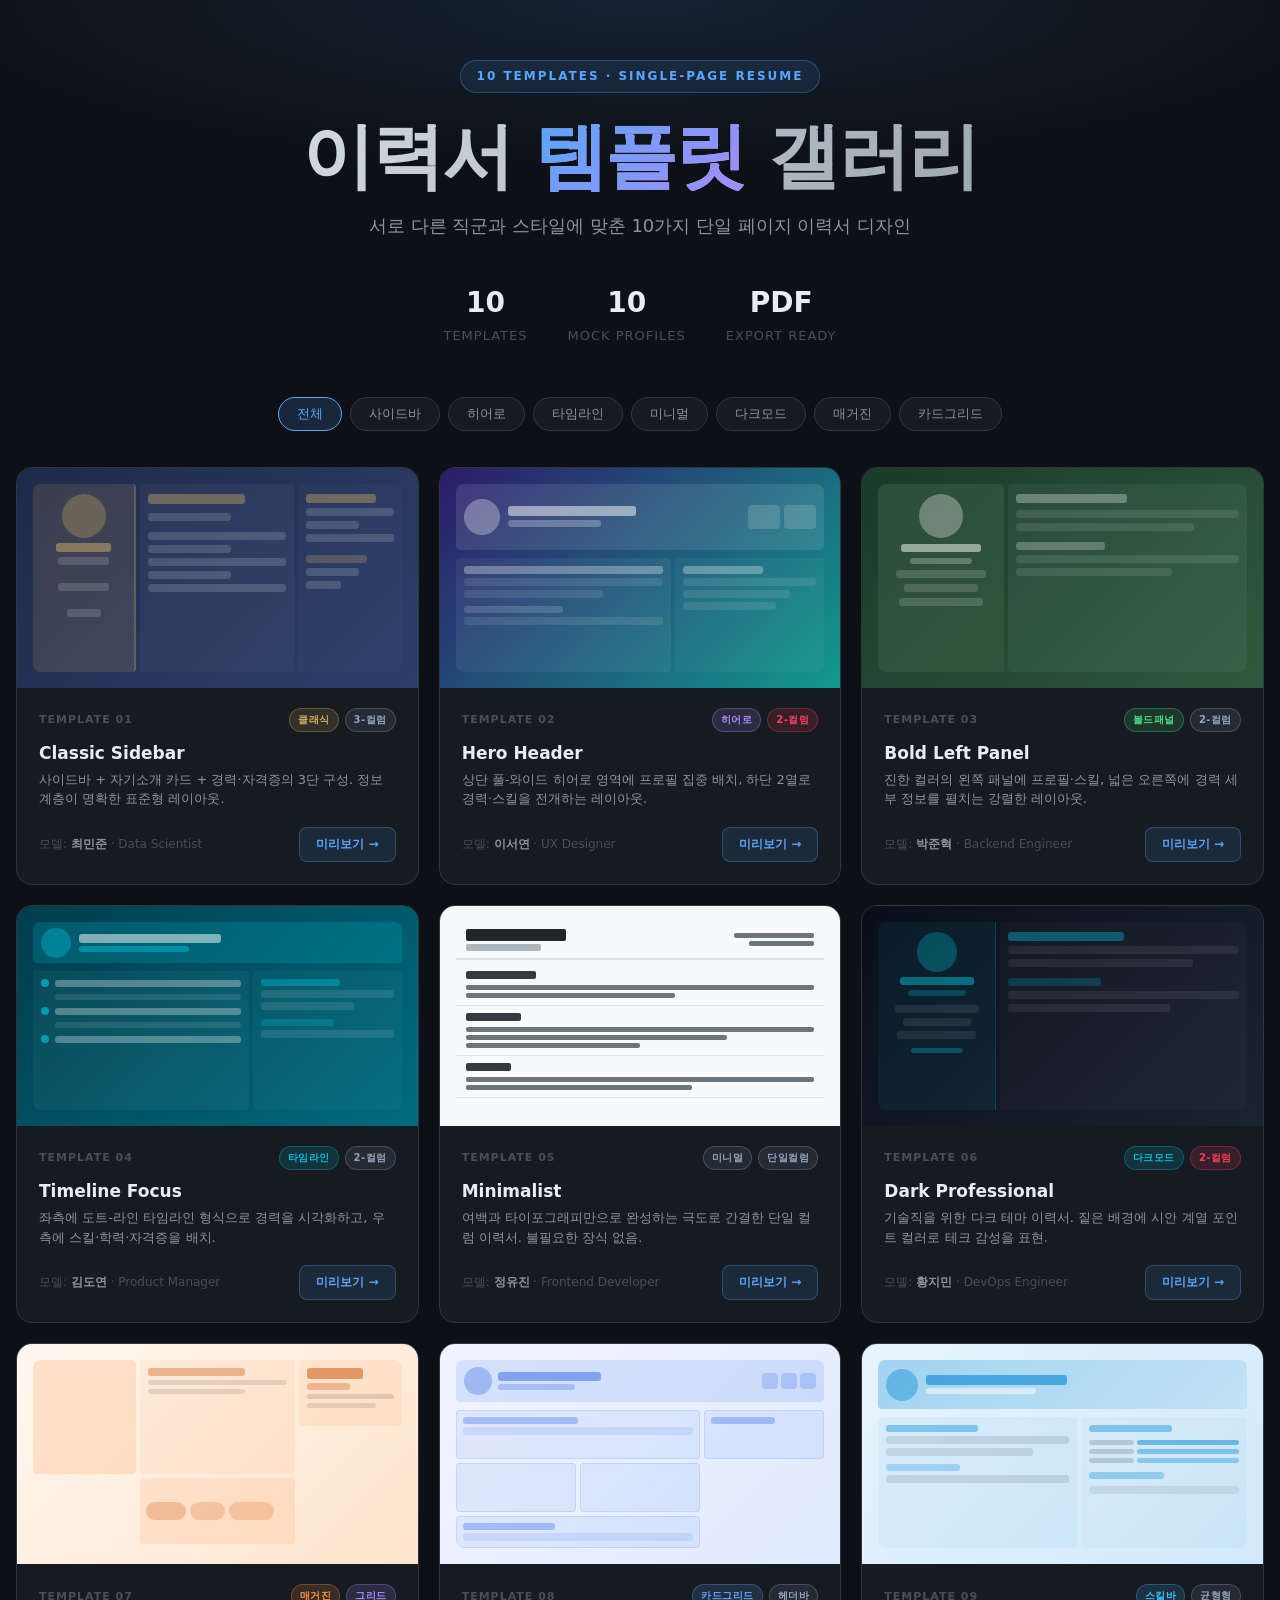
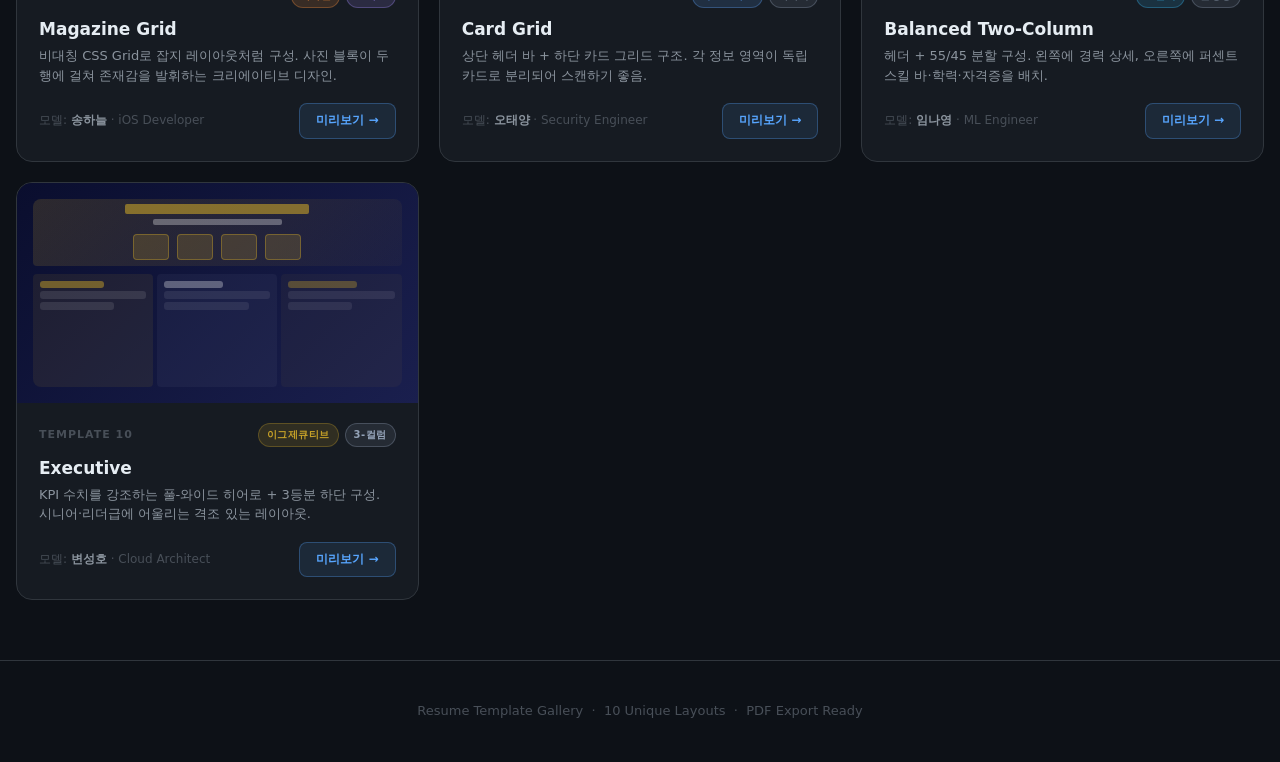
<file: index.html>
<!DOCTYPE html>
<html lang="ko">
<head>
  <meta charset="UTF-8">
  <meta name="viewport" content="width=device-width, initial-scale=1.0">
  <title>Resume Templates — 이력서 템플릿 갤러리</title>
  <style>
    *, *::before, *::after { box-sizing: border-box; margin: 0; padding: 0; }
    :root {
      --bg: #0d1117; --bg-card: #161b22; --bg-card-hover: #1c2330;
      --border: #30363d; --border-hover: #58a6ff;
      --text-primary: #e6edf3; --text-secondary: #8b949e; --text-muted: #484f58;
      --accent: #58a6ff; --accent-glow: rgba(88,166,255,0.15);
    }
    html { scroll-behavior: smooth; }
    body { font-family: -apple-system, BlinkMacSystemFont, 'Segoe UI', system-ui, sans-serif; background: var(--bg); color: var(--text-primary); line-height: 1.6; min-height: 100vh; }
    header { position: relative; padding: 60px 16px 50px; text-align: center; overflow: hidden; }
    header::before { content: ''; position: absolute; inset: 0; background: radial-gradient(ellipse 80% 60% at 50% 0%, rgba(88,166,255,0.12) 0%, transparent 70%); pointer-events: none; }
    .header-badge { display: inline-block; background: rgba(88,166,255,0.1); border: 1px solid rgba(88,166,255,0.3); color: var(--accent); font-size: 12px; font-weight: 600; letter-spacing: 2px; text-transform: uppercase; padding: 6px 16px; border-radius: 100px; margin-bottom: 24px; }
    header h1 { font-size: clamp(36px, 6vw, 72px); font-weight: 800; letter-spacing: -2px; line-height: 1.1; background: linear-gradient(135deg, #e6edf3 0%, #8b949e 100%); -webkit-background-clip: text; -webkit-text-fill-color: transparent; background-clip: text; margin-bottom: 16px; }
    header h1 span { background: linear-gradient(135deg, #58a6ff 0%, #a78bfa 100%); -webkit-background-clip: text; -webkit-text-fill-color: transparent; background-clip: text; }
    header p { font-size: 18px; color: var(--text-secondary); max-width: 560px; margin: 0 auto 40px; }
    .header-stats { display: flex; justify-content: center; gap: 40px; flex-wrap: wrap; }
    .stat { text-align: center; }
    .stat-number { font-size: 28px; font-weight: 700; color: var(--text-primary); }
    .stat-label { font-size: 13px; color: var(--text-muted); text-transform: uppercase; letter-spacing: 1px; }
    .filters { display: flex; justify-content: center; gap: 8px; flex-wrap: wrap; padding: 0 16px 36px; }
    .filter-btn { background: var(--bg-card); border: 1px solid var(--border); color: var(--text-secondary); font-size: 13px; padding: 7px 18px; border-radius: 100px; cursor: pointer; transition: all 0.2s; }
    .filter-btn:hover, .filter-btn.active { background: var(--accent-glow); border-color: var(--accent); color: var(--accent); }
    .gallery { max-width: 1300px; margin: 0 auto; padding: 0 16px 60px; display: grid; grid-template-columns: repeat(auto-fill, minmax(360px, 1fr)); gap: 20px; }
    .template-card { background: var(--bg-card); border: 1px solid var(--border); border-radius: 16px; overflow: hidden; transition: all 0.3s cubic-bezier(0.4, 0, 0.2, 1); cursor: pointer; text-decoration: none; color: inherit; display: block; }
    .template-card:hover { border-color: var(--border-hover); transform: translateY(-4px); box-shadow: 0 20px 60px rgba(0,0,0,0.4), 0 0 0 1px rgba(88,166,255,0.1); }
    .card-preview { height: 220px; position: relative; overflow: hidden; }
    .preview-inner { position: absolute; inset: 16px; border-radius: 8px; overflow: hidden; display: flex; gap: 4px; }
    .prev-col { border-radius: 4px; }
    .bar { background: rgba(255,255,255,0.15); border-radius: 3px; height: 8px; }
    .bar.sm { width: 60%; } .bar.xs { width: 40%; }
    /* T01 */
    .t01 { background: linear-gradient(135deg, #1e2a4a 0%, #2d3f6b 100%); }
    .t01 .prev-sidebar { background: rgba(212,175,100,0.15); width: 28%; border-right: 2px solid rgba(212,175,100,0.25); display: flex; flex-direction: column; gap: 5px; padding: 10px 8px; align-items: center; }
    .t01 .prev-main   { background: rgba(255,255,255,0.04); flex: 1; display: flex; flex-direction: column; gap: 5px; padding: 10px 8px; }
    .t01 .prev-right  { background: rgba(255,255,255,0.02); width: 28%; display: flex; flex-direction: column; gap: 5px; padding: 10px 8px; }
    .circle { width: 44px !important; height: 44px !important; border-radius: 50% !important; background: rgba(212,175,100,0.3) !important; align-self: center; flex-shrink: 0; }
    /* T02 */
    .t02 { background: linear-gradient(135deg, #2d1b69 0%, #11998e 100%); }
    .t02 .preview-inner { flex-direction: column; }
    .t02 .prev-hero { background: rgba(255,255,255,0.1); height: 35%; border-radius: 4px; display: flex; align-items: center; gap: 8px; padding: 8px; margin-bottom: 4px; }
    .t02 .prev-body { flex: 1; display: flex; gap: 4px; }
    .t02 .prev-left { background: rgba(255,255,255,0.06); flex: 6; border-radius: 4px; }
    .t02 .prev-right2 { background: rgba(255,255,255,0.04); flex: 4; border-radius: 4px; }
    .avatar { width: 36px; height: 36px; border-radius: 50%; background: rgba(255,255,255,0.3); flex-shrink: 0; }
    /* T03 */
    .t03 { background: linear-gradient(135deg, #1a3a2a 0%, #2d5a3d 100%); }
    .t03 .prev-left3 { background: rgba(58,90,64,0.6); width: 34%; border-radius: 4px; display: flex; flex-direction: column; align-items: center; gap: 6px; padding: 10px 6px; }
    .t03 .prev-right3 { background: rgba(255,255,255,0.05); flex: 1; border-radius: 4px; display: flex; flex-direction: column; gap: 5px; padding: 10px 8px; }
    .avatar3 { width: 44px; height: 44px; border-radius: 50%; background: rgba(255,255,255,0.3); }
    /* T04 */
    .t04 { background: linear-gradient(135deg, #003d4d 0%, #006b7f 100%); }
    .t04 .preview-inner { flex-direction: column; }
    .t04 .prev-header4 { background: rgba(0,188,212,0.2); height: 22%; border-radius: 4px; display: flex; align-items: center; padding: 8px; gap: 8px; margin-bottom: 4px; }
    .t04 .prev-body4 { flex: 1; display: flex; gap: 4px; }
    .t04 .prev-timeline { background: rgba(255,255,255,0.04); flex: 6; display: flex; flex-direction: column; gap: 7px; padding: 8px; }
    .t04 .prev-aside4 { background: rgba(255,255,255,0.03); flex: 4; border-radius: 4px; display: flex; flex-direction: column; gap: 4px; padding: 8px; }
    .tline { display: flex; align-items: center; gap: 6px; }
    .dot { width: 8px; height: 8px; border-radius: 50%; background: rgba(0,188,212,0.7); flex-shrink: 0; }
    /* T05 */
    .t05 { background: #f8f9fa; }
    .t05 .preview-inner { flex-direction: column; }
    .t05 .prev-namerow { height: 20%; display: flex; align-items: center; justify-content: space-between; padding: 8px 10px; border-bottom: 2px solid #dee2e6; margin-bottom: 0; }
    .t05 .prev-content5 { flex: 1; display: flex; flex-direction: column; }
    .t05 .section5 { padding: 7px 10px; border-bottom: 1px solid #dee2e6; display: flex; flex-direction: column; gap: 3px; }
    /* T06 */
    .t06 { background: linear-gradient(135deg, #0a0e1a 0%, #1a2332 100%); }
    .t06 .prev-sidebar6 { background: rgba(0,188,212,0.07); width: 32%; border-right: 1px solid rgba(0,188,212,0.2); display: flex; flex-direction: column; align-items: center; gap: 5px; padding: 10px 6px; }
    .t06 .prev-main6 { background: rgba(255,255,255,0.02); flex: 1; display: flex; flex-direction: column; gap: 5px; padding: 10px 8px; }
    .avatar6 { width: 40px; height: 40px; border-radius: 50%; background: rgba(0,188,212,0.3); }
    /* T07 */
    .t07 { background: linear-gradient(135deg, #fff8f0 0%, #ffe4cc 100%); }
    .t07 .preview-inner { display: grid; grid-template-columns: 2fr 3fr 2fr; grid-template-rows: 3fr 2fr 3fr; gap: 4px; }
    .g1 { background: rgba(255,100,0,0.15); grid-row: 1/3; border-radius: 4px; }
    .g2 { background: rgba(255,100,0,0.08); border-radius: 4px; display: flex; flex-direction: column; gap: 4px; padding: 8px; }
    .g3 { background: rgba(255,100,0,0.07); grid-row: 1/3; border-radius: 4px; display: flex; flex-direction: column; gap: 4px; padding: 8px; }
    .g4 { background: rgba(255,100,0,0.1); grid-column: 2/3; border-radius: 4px; display: flex; gap: 4px; align-items: center; padding: 6px; }
    .g5 { background: transparent; grid-column: 2/4; border-radius: 4px; display: flex; gap: 4px; }
    .g5a { flex: 1; background: rgba(255,100,0,0.09); border-radius: 4px; }
    .g5b { flex: 1; background: rgba(0,0,0,0.04); border-radius: 4px; }
    /* T08 */
    .t08 { background: linear-gradient(135deg, #f0f4ff 0%, #e0eaff 100%); }
    .t08 .preview-inner { flex-direction: column; }
    .t08 .prev-header8 { background: rgba(30,90,220,0.12); height: 22%; border-radius: 4px; display: flex; align-items: center; gap: 6px; padding: 8px; margin-bottom: 4px; }
    .t08 .prev-grid8 { flex: 1; display: grid; grid-template-columns: 1fr 1fr 1fr; grid-template-rows: 1fr 1fr; gap: 4px; }
    .card8 { background: rgba(30,90,220,0.07); border-radius: 4px; border: 1px solid rgba(30,90,220,0.12); padding: 6px; display: flex; flex-direction: column; gap: 3px; }
    .card8.wide { grid-column: span 2; }
    .avatar8 { width: 28px; height: 28px; border-radius: 50%; background: rgba(30,90,220,0.3); flex-shrink: 0; }
    /* T09 */
    .t09 { background: linear-gradient(135deg, #e8f4fd 0%, #d1e9fa 100%); }
    .t09 .preview-inner { flex-direction: column; }
    .t09 .prev-header9 { background: linear-gradient(135deg, rgba(2,136,209,0.3), rgba(2,136,209,0.1)); height: 26%; border-radius: 4px; display: flex; align-items: center; gap: 8px; padding: 8px; margin-bottom: 4px; }
    .t09 .prev-body9 { flex: 1; display: flex; gap: 4px; }
    .t09 .prev-left9 { background: rgba(2,136,209,0.06); flex: 55; border-radius: 4px; display: flex; flex-direction: column; gap: 4px; padding: 8px; }
    .t09 .prev-right9 { background: rgba(2,136,209,0.04); flex: 45; border-radius: 4px; display: flex; flex-direction: column; gap: 4px; padding: 8px; }
    .skillbar { height: 5px; border-radius: 3px; background: rgba(2,136,209,0.5); }
    .avatar9 { width: 32px; height: 32px; border-radius: 50%; background: rgba(2,136,209,0.4); flex-shrink: 0; }
    /* T10 */
    .t10 { background: linear-gradient(135deg, #0a0e2e 0%, #1a1f4e 100%); }
    .t10 .preview-inner { flex-direction: column; }
    .t10 .prev-hero10 { background: linear-gradient(135deg, rgba(197,160,40,0.18), rgba(197,160,40,0.04)); height: 36%; border-radius: 4px; display: flex; align-items: center; justify-content: center; flex-direction: column; gap: 5px; margin-bottom: 4px; }
    .t10 .prev-cols10 { flex: 1; display: flex; gap: 4px; }
    .t10 .prev-col10 { flex: 1; border-radius: 4px; display: flex; flex-direction: column; gap: 3px; padding: 7px; }
    .t10 .col10a { background: rgba(197,160,40,0.09); }
    .t10 .col10b { background: rgba(255,255,255,0.04); }
    .t10 .col10c { background: rgba(197,160,40,0.05); }
    .name10 { background: rgba(197,160,40,0.6); height: 10px; width: 50%; border-radius: 2px; }
    .title10 { background: rgba(255,255,255,0.3); height: 6px; width: 35%; border-radius: 2px; }
    /* Card body */
    .card-body { padding: 20px 22px 22px; }
    .card-meta { display: flex; align-items: center; justify-content: space-between; margin-bottom: 10px; }
    .card-num { font-size: 11px; font-weight: 600; color: var(--text-muted); letter-spacing: 1px; text-transform: uppercase; }
    .card-tags { display: flex; gap: 6px; flex-wrap: wrap; }
    .card-tag { font-size: 10px; font-weight: 600; padding: 3px 8px; border-radius: 100px; letter-spacing: 0.5px; }
    .card-title { font-size: 17px; font-weight: 700; color: var(--text-primary); margin-bottom: 6px; line-height: 1.3; }
    .card-desc { font-size: 13px; color: var(--text-secondary); line-height: 1.5; margin-bottom: 18px; }
    .card-footer { display: flex; align-items: center; justify-content: space-between; }
    .card-person { font-size: 12px; color: var(--text-muted); }
    .card-person strong { color: var(--text-secondary); }
    .preview-btn { display: inline-flex; align-items: center; gap: 6px; background: rgba(88,166,255,0.1); border: 1px solid rgba(88,166,255,0.3); color: var(--accent); font-size: 12px; font-weight: 600; padding: 7px 16px; border-radius: 8px; transition: all 0.2s; }
    .template-card:hover .preview-btn { background: rgba(88,166,255,0.2); border-color: var(--accent); }
    .tag-classic  { background: rgba(212,175,100,0.15); color: #d4af64; border: 1px solid rgba(212,175,100,0.3); }
    .tag-creative { background: rgba(167,139,250,0.15); color: #a78bfa; border: 1px solid rgba(167,139,250,0.3); }
    .tag-bold     { background: rgba(74,222,128,0.15);  color: #4ade80; border: 1px solid rgba(74,222,128,0.3); }
    .tag-minimal  { background: rgba(148,163,184,0.12); color: #94a3b8; border: 1px solid rgba(148,163,184,0.3); }
    .tag-dark     { background: rgba(0,188,212,0.15);   color: #00bcd4; border: 1px solid rgba(0,188,212,0.3); }
    .tag-magazine { background: rgba(251,146,60,0.15);  color: #fb923c; border: 1px solid rgba(251,146,60,0.3); }
    .tag-business { background: rgba(96,165,250,0.15);  color: #60a5fa; border: 1px solid rgba(96,165,250,0.3); }
    .tag-split    { background: rgba(56,189,248,0.15);  color: #38bdf8; border: 1px solid rgba(56,189,248,0.3); }
    .tag-executive{ background: rgba(197,160,40,0.15);  color: #c5a028; border: 1px solid rgba(197,160,40,0.3); }
    .tag-pro      { background: rgba(244,63,94,0.15);   color: #f43f5e; border: 1px solid rgba(244,63,94,0.3); }
    footer { border-top: 1px solid var(--border); padding: 40px 24px; text-align: center; color: var(--text-muted); font-size: 13px; }
    footer a { color: var(--text-secondary); text-decoration: none; }
    footer a:hover { color: var(--accent); }
  </style>
</head>
<body>
  <header>
    <div class="header-badge">10 Templates · Single-Page Resume</div>
    <h1>이력서 <span>템플릿</span> 갤러리</h1>
    <p>서로 다른 직군과 스타일에 맞춘 10가지 단일 페이지 이력서 디자인</p>
    <div class="header-stats">
      <div class="stat"><div class="stat-number">10</div><div class="stat-label">Templates</div></div>
      <div class="stat"><div class="stat-number">10</div><div class="stat-label">Mock Profiles</div></div>
      <div class="stat"><div class="stat-number">PDF</div><div class="stat-label">Export Ready</div></div>
    </div>
  </header>

  <div class="filters">
    <button class="filter-btn active">전체</button>
    <button class="filter-btn">사이드바</button>
    <button class="filter-btn">히어로</button>
    <button class="filter-btn">타임라인</button>
    <button class="filter-btn">미니멀</button>
    <button class="filter-btn">다크모드</button>
    <button class="filter-btn">매거진</button>
    <button class="filter-btn">카드그리드</button>
  </div>

  <main class="gallery">
    <!-- 01 -->
    <a class="template-card" href="templates/01-classic/index.html">
      <div class="card-preview t01">
        <div class="preview-inner">
          <div class="prev-col prev-sidebar">
            <div class="bar circle"></div>
            <div class="bar" style="background:rgba(212,175,100,0.5);width:65%;height:9px;"></div>
            <div class="bar sm"></div><div class="bar"></div><div class="bar sm"></div><div class="bar"></div><div class="bar xs"></div>
          </div>
          <div class="prev-col prev-main">
            <div class="bar" style="background:rgba(212,175,100,0.4);width:70%;height:10px;margin-bottom:4px;"></div>
            <div class="bar sm" style="margin-bottom:6px;"></div>
            <div class="bar"></div><div class="bar sm"></div><div class="bar"></div><div class="bar sm"></div><div class="bar"></div>
          </div>
          <div class="prev-col prev-right">
            <div class="bar" style="background:rgba(212,175,100,0.4);width:80%;height:9px;"></div>
            <div class="bar"></div><div class="bar sm"></div><div class="bar"></div>
            <div class="bar" style="margin-top:8px;background:rgba(212,175,100,0.25);width:70%;height:8px;"></div>
            <div class="bar sm"></div><div class="bar xs"></div>
          </div>
        </div>
      </div>
      <div class="card-body">
        <div class="card-meta"><span class="card-num">Template 01</span><div class="card-tags"><span class="card-tag tag-classic">클래식</span><span class="card-tag tag-minimal">3-컬럼</span></div></div>
        <h3 class="card-title">Classic Sidebar</h3>
        <p class="card-desc">사이드바 + 자기소개 카드 + 경력·자격증의 3단 구성. 정보 계층이 명확한 표준형 레이아웃.</p>
        <div class="card-footer"><span class="card-person">모델: <strong>최민준</strong> · Data Scientist</span><span class="preview-btn">미리보기 →</span></div>
      </div>
    </a>

    <!-- 02 -->
    <a class="template-card" href="templates/02-hero-header/index.html">
      <div class="card-preview t02">
        <div class="preview-inner">
          <div class="prev-hero">
            <div class="avatar"></div>
            <div style="flex:1;display:flex;flex-direction:column;gap:4px;">
              <div class="bar" style="background:rgba(255,255,255,0.5);height:10px;width:55%;"></div>
              <div class="bar" style="background:rgba(255,255,255,0.25);height:7px;width:40%;"></div>
            </div>
            <div style="display:flex;gap:4px;">
              <div style="width:32px;height:24px;border-radius:4px;background:rgba(255,255,255,0.15);"></div>
              <div style="width:32px;height:24px;border-radius:4px;background:rgba(255,255,255,0.15);"></div>
            </div>
          </div>
          <div class="prev-body">
            <div class="prev-left" style="display:flex;flex-direction:column;gap:4px;padding:8px;"><div class="bar" style="background:rgba(255,255,255,0.3);height:8px;"></div><div class="bar" style="background:rgba(255,255,255,0.1);"></div><div class="bar" style="background:rgba(255,255,255,0.1);width:70%;"></div><div class="bar" style="background:rgba(255,255,255,0.15);height:7px;margin-top:4px;width:50%;"></div><div class="bar" style="background:rgba(255,255,255,0.1);"></div></div>
            <div class="prev-right2" style="display:flex;flex-direction:column;gap:4px;padding:8px;"><div class="bar" style="background:rgba(255,255,255,0.3);height:8px;width:60%;"></div><div class="bar" style="background:rgba(255,255,255,0.1);"></div><div class="bar" style="background:rgba(255,255,255,0.1);width:80%;"></div><div class="bar" style="background:rgba(255,255,255,0.1);width:70%;"></div></div>
          </div>
        </div>
      </div>
      <div class="card-body">
        <div class="card-meta"><span class="card-num">Template 02</span><div class="card-tags"><span class="card-tag tag-creative">히어로</span><span class="card-tag tag-pro">2-컬럼</span></div></div>
        <h3 class="card-title">Hero Header</h3>
        <p class="card-desc">상단 풀-와이드 히어로 영역에 프로필 집중 배치, 하단 2열로 경력·스킬을 전개하는 레이아웃.</p>
        <div class="card-footer"><span class="card-person">모델: <strong>이서연</strong> · UX Designer</span><span class="preview-btn">미리보기 →</span></div>
      </div>
    </a>

    <!-- 03 -->
    <a class="template-card" href="templates/03-bold-panel/index.html">
      <div class="card-preview t03">
        <div class="preview-inner">
          <div class="prev-left3">
            <div class="avatar3"></div>
            <div class="bar" style="background:rgba(255,255,255,0.5);height:8px;width:70%;"></div>
            <div class="bar" style="background:rgba(255,255,255,0.25);height:6px;width:55%;"></div>
            <div class="bar" style="background:rgba(255,255,255,0.15);width:80%;"></div>
            <div class="bar" style="background:rgba(255,255,255,0.15);width:65%;"></div>
            <div class="bar" style="background:rgba(255,255,255,0.15);width:75%;"></div>
          </div>
          <div class="prev-right3">
            <div class="bar" style="background:rgba(255,255,255,0.3);height:9px;width:50%;"></div>
            <div class="bar" style="background:rgba(255,255,255,0.1);margin-top:2px;"></div>
            <div class="bar" style="background:rgba(255,255,255,0.1);width:80%;"></div>
            <div class="bar" style="background:rgba(255,255,255,0.25);height:8px;width:40%;margin-top:6px;"></div>
            <div class="bar" style="background:rgba(255,255,255,0.1);"></div>
            <div class="bar" style="background:rgba(255,255,255,0.1);width:70%;"></div>
          </div>
        </div>
      </div>
      <div class="card-body">
        <div class="card-meta"><span class="card-num">Template 03</span><div class="card-tags"><span class="card-tag tag-bold">볼드패널</span><span class="card-tag tag-minimal">2-컬럼</span></div></div>
        <h3 class="card-title">Bold Left Panel</h3>
        <p class="card-desc">진한 컬러의 왼쪽 패널에 프로필·스킬, 넓은 오른쪽에 경력 세부 정보를 펼치는 강렬한 레이아웃.</p>
        <div class="card-footer"><span class="card-person">모델: <strong>박준혁</strong> · Backend Engineer</span><span class="preview-btn">미리보기 →</span></div>
      </div>
    </a>

    <!-- 04 -->
    <a class="template-card" href="templates/04-timeline/index.html">
      <div class="card-preview t04">
        <div class="preview-inner">
          <div class="prev-header4">
            <div class="avatar" style="width:30px;height:30px;background:rgba(0,188,212,0.4);"></div>
            <div style="flex:1;display:flex;flex-direction:column;gap:3px;">
              <div class="bar" style="background:rgba(255,255,255,0.5);height:9px;width:45%;"></div>
              <div class="bar" style="background:rgba(0,188,212,0.5);height:6px;width:35%;"></div>
            </div>
          </div>
          <div class="prev-body4">
            <div class="prev-timeline">
              <div class="tline"><div class="dot"></div><div class="bar" style="background:rgba(255,255,255,0.3);height:7px;flex:1;"></div></div>
              <div class="bar" style="background:rgba(255,255,255,0.1);margin-left:14px;width:calc(100% - 14px);height:6px;"></div>
              <div class="tline"><div class="dot"></div><div class="bar" style="background:rgba(255,255,255,0.3);height:7px;flex:1;"></div></div>
              <div class="bar" style="background:rgba(255,255,255,0.1);margin-left:14px;width:calc(100% - 14px);height:6px;"></div>
              <div class="tline"><div class="dot"></div><div class="bar" style="background:rgba(255,255,255,0.3);height:7px;flex:1;"></div></div>
            </div>
            <div class="prev-aside4">
              <div class="bar" style="background:rgba(0,188,212,0.4);height:7px;width:60%;"></div>
              <div class="bar" style="background:rgba(255,255,255,0.1);"></div>
              <div class="bar" style="background:rgba(255,255,255,0.1);width:70%;"></div>
              <div class="bar" style="background:rgba(0,188,212,0.25);height:7px;width:55%;margin-top:5px;"></div>
              <div class="bar" style="background:rgba(255,255,255,0.1);"></div>
            </div>
          </div>
        </div>
      </div>
      <div class="card-body">
        <div class="card-meta"><span class="card-num">Template 04</span><div class="card-tags"><span class="card-tag tag-dark">타임라인</span><span class="card-tag tag-minimal">2-컬럼</span></div></div>
        <h3 class="card-title">Timeline Focus</h3>
        <p class="card-desc">좌측에 도트-라인 타임라인 형식으로 경력을 시각화하고, 우측에 스킬·학력·자격증을 배치.</p>
        <div class="card-footer"><span class="card-person">모델: <strong>김도연</strong> · Product Manager</span><span class="preview-btn">미리보기 →</span></div>
      </div>
    </a>

    <!-- 05 -->
    <a class="template-card" href="templates/05-minimalist/index.html">
      <div class="card-preview t05">
        <div class="preview-inner">
          <div class="prev-namerow">
            <div style="display:flex;flex-direction:column;gap:3px;">
              <div style="background:#212529;height:12px;width:100px;border-radius:2px;"></div>
              <div style="background:#adb5bd;height:7px;width:75px;border-radius:2px;"></div>
            </div>
            <div style="display:flex;flex-direction:column;gap:3px;align-items:flex-end;">
              <div style="background:#6c757d;height:5px;width:80px;border-radius:2px;"></div>
              <div style="background:#6c757d;height:5px;width:65px;border-radius:2px;"></div>
            </div>
          </div>
          <div class="prev-content5">
            <div class="section5"><div style="background:#343a40;height:8px;width:70px;border-radius:2px;margin-bottom:3px;"></div><div style="background:#6c757d;height:5px;border-radius:2px;"></div><div style="background:#6c757d;height:5px;width:60%;border-radius:2px;"></div></div>
            <div class="section5"><div style="background:#343a40;height:8px;width:55px;border-radius:2px;margin-bottom:3px;"></div><div style="background:#6c757d;height:5px;border-radius:2px;"></div><div style="background:#6c757d;height:5px;width:75%;border-radius:2px;"></div><div style="background:#6c757d;height:5px;width:50%;border-radius:2px;"></div></div>
            <div class="section5"><div style="background:#343a40;height:8px;width:45px;border-radius:2px;margin-bottom:3px;"></div><div style="background:#6c757d;height:5px;border-radius:2px;"></div><div style="background:#6c757d;height:5px;width:65%;border-radius:2px;"></div></div>
          </div>
        </div>
      </div>
      <div class="card-body">
        <div class="card-meta"><span class="card-num">Template 05</span><div class="card-tags"><span class="card-tag tag-minimal">미니멀</span><span class="card-tag tag-minimal">단일컬럼</span></div></div>
        <h3 class="card-title">Minimalist</h3>
        <p class="card-desc">여백과 타이포그래피만으로 완성하는 극도로 간결한 단일 컬럼 이력서. 불필요한 장식 없음.</p>
        <div class="card-footer"><span class="card-person">모델: <strong>정유진</strong> · Frontend Developer</span><span class="preview-btn">미리보기 →</span></div>
      </div>
    </a>

    <!-- 06 -->
    <a class="template-card" href="templates/06-dark-pro/index.html">
      <div class="card-preview t06">
        <div class="preview-inner">
          <div class="prev-sidebar6">
            <div class="avatar6"></div>
            <div class="bar" style="background:rgba(0,188,212,0.5);height:8px;width:70%;"></div>
            <div class="bar" style="background:rgba(0,188,212,0.25);height:6px;width:55%;"></div>
            <div class="bar" style="background:rgba(255,255,255,0.08);width:80%;margin-top:4px;"></div>
            <div class="bar" style="background:rgba(255,255,255,0.08);width:65%;"></div>
            <div class="bar" style="background:rgba(255,255,255,0.08);width:75%;"></div>
            <div class="bar" style="background:rgba(0,188,212,0.3);height:5px;width:50%;border-radius:8px;margin-top:4px;"></div>
          </div>
          <div class="prev-main6">
            <div class="bar" style="background:rgba(0,188,212,0.4);height:9px;width:50%;"></div>
            <div class="bar" style="background:rgba(255,255,255,0.07);"></div>
            <div class="bar" style="background:rgba(255,255,255,0.07);width:80%;"></div>
            <div class="bar" style="background:rgba(0,188,212,0.2);height:8px;width:40%;margin-top:6px;"></div>
            <div class="bar" style="background:rgba(255,255,255,0.07);"></div>
            <div class="bar" style="background:rgba(255,255,255,0.07);width:70%;"></div>
          </div>
        </div>
      </div>
      <div class="card-body">
        <div class="card-meta"><span class="card-num">Template 06</span><div class="card-tags"><span class="card-tag tag-dark">다크모드</span><span class="card-tag tag-pro">2-컬럼</span></div></div>
        <h3 class="card-title">Dark Professional</h3>
        <p class="card-desc">기술직을 위한 다크 테마 이력서. 짙은 배경에 시안 계열 포인트 컬러로 테크 감성을 표현.</p>
        <div class="card-footer"><span class="card-person">모델: <strong>황지민</strong> · DevOps Engineer</span><span class="preview-btn">미리보기 →</span></div>
      </div>
    </a>

    <!-- 07 -->
    <a class="template-card" href="templates/07-magazine/index.html">
      <div class="card-preview t07">
        <div class="preview-inner">
          <div class="g1"></div>
          <div class="g2">
            <div class="bar" style="background:rgba(200,80,0,0.5);height:11px;width:65%;"></div>
            <div class="bar" style="background:rgba(200,80,0,0.3);height:7px;width:50%;"></div>
            <div class="bar" style="background:rgba(0,0,0,0.12);height:5px;"></div>
            <div class="bar" style="background:rgba(0,0,0,0.1);height:5px;width:80%;"></div>
          </div>
          <div class="g3">
            <div class="bar" style="background:rgba(200,80,0,0.35);height:8px;width:70%;"></div>
            <div class="bar" style="background:rgba(0,0,0,0.1);height:5px;"></div>
            <div class="bar" style="background:rgba(0,0,0,0.1);height:5px;width:70%;"></div>
          </div>
          <div class="g4">
            <div style="background:rgba(200,80,0,0.25);height:18px;padding:0 8px;border-radius:9px;font-size:0;width:40px;"></div>
            <div style="background:rgba(200,80,0,0.2);height:18px;padding:0 8px;border-radius:9px;font-size:0;width:35px;"></div>
            <div style="background:rgba(200,80,0,0.2);height:18px;padding:0 8px;border-radius:9px;font-size:0;width:45px;"></div>
          </div>
          <div class="g5"><div class="g5a"></div><div class="g5b"></div></div>
        </div>
      </div>
      <div class="card-body">
        <div class="card-meta"><span class="card-num">Template 07</span><div class="card-tags"><span class="card-tag tag-magazine">매거진</span><span class="card-tag tag-creative">그리드</span></div></div>
        <h3 class="card-title">Magazine Grid</h3>
        <p class="card-desc">비대칭 CSS Grid로 잡지 레이아웃처럼 구성. 사진 블록이 두 행에 걸쳐 존재감을 발휘하는 크리에이티브 디자인.</p>
        <div class="card-footer"><span class="card-person">모델: <strong>송하늘</strong> · iOS Developer</span><span class="preview-btn">미리보기 →</span></div>
      </div>
    </a>

    <!-- 08 -->
    <a class="template-card" href="templates/08-card-grid/index.html">
      <div class="card-preview t08">
        <div class="preview-inner">
          <div class="prev-header8">
            <div class="avatar8"></div>
            <div style="flex:1;display:flex;flex-direction:column;gap:3px;">
              <div class="bar" style="background:rgba(30,90,220,0.45);height:9px;width:40%;"></div>
              <div class="bar" style="background:rgba(30,90,220,0.25);height:6px;width:30%;"></div>
            </div>
            <div style="display:flex;gap:3px;">
              <div style="width:16px;height:16px;border-radius:4px;background:rgba(30,90,220,0.2);"></div>
              <div style="width:16px;height:16px;border-radius:4px;background:rgba(30,90,220,0.2);"></div>
              <div style="width:16px;height:16px;border-radius:4px;background:rgba(30,90,220,0.2);"></div>
            </div>
          </div>
          <div class="prev-grid8">
            <div class="card8 wide"><div class="bar" style="background:rgba(30,90,220,0.3);height:7px;width:50%;"></div><div class="bar" style="background:rgba(30,90,220,0.1);"></div></div>
            <div class="card8"><div class="bar" style="background:rgba(30,90,220,0.3);height:7px;width:60%;"></div></div>
            <div class="card8"></div>
            <div class="card8"></div>
            <div class="card8 wide"><div class="bar" style="background:rgba(30,90,220,0.3);height:7px;width:40%;"></div><div class="bar" style="background:rgba(30,90,220,0.1);"></div></div>
          </div>
        </div>
      </div>
      <div class="card-body">
        <div class="card-meta"><span class="card-num">Template 08</span><div class="card-tags"><span class="card-tag tag-business">카드그리드</span><span class="card-tag tag-minimal">헤더바</span></div></div>
        <h3 class="card-title">Card Grid</h3>
        <p class="card-desc">상단 헤더 바 + 하단 카드 그리드 구조. 각 정보 영역이 독립 카드로 분리되어 스캔하기 좋음.</p>
        <div class="card-footer"><span class="card-person">모델: <strong>오태양</strong> · Security Engineer</span><span class="preview-btn">미리보기 →</span></div>
      </div>
    </a>

    <!-- 09 -->
    <a class="template-card" href="templates/09-balanced/index.html">
      <div class="card-preview t09">
        <div class="preview-inner">
          <div class="prev-header9">
            <div class="avatar9"></div>
            <div style="flex:1;display:flex;flex-direction:column;gap:3px;">
              <div class="bar" style="background:rgba(2,136,209,0.6);height:10px;width:45%;"></div>
              <div class="bar" style="background:rgba(255,255,255,0.5);height:6px;width:35%;"></div>
            </div>
          </div>
          <div class="prev-body9">
            <div class="prev-left9">
              <div class="bar" style="background:rgba(2,136,209,0.4);height:7px;width:50%;"></div>
              <div class="bar" style="background:rgba(0,0,0,0.1);"></div>
              <div class="bar" style="background:rgba(0,0,0,0.1);width:80%;"></div>
              <div class="bar" style="background:rgba(2,136,209,0.25);height:7px;width:40%;margin-top:4px;"></div>
              <div class="bar" style="background:rgba(0,0,0,0.1);"></div>
            </div>
            <div class="prev-right9">
              <div class="bar" style="background:rgba(2,136,209,0.4);height:7px;width:55%;margin-bottom:4px;"></div>
              <div style="display:flex;align-items:center;gap:3px;"><div class="bar" style="background:rgba(0,0,0,0.15);height:5px;width:30%;flex-shrink:0;"></div><div class="skillbar" style="flex:1;"></div></div>
              <div style="display:flex;align-items:center;gap:3px;"><div class="bar" style="background:rgba(0,0,0,0.15);height:5px;width:30%;flex-shrink:0;"></div><div class="skillbar" style="flex:1;width:70%;background:rgba(2,136,209,0.4);"></div></div>
              <div style="display:flex;align-items:center;gap:3px;"><div class="bar" style="background:rgba(0,0,0,0.15);height:5px;width:30%;flex-shrink:0;"></div><div class="skillbar" style="flex:1;width:80%;background:rgba(2,136,209,0.35);"></div></div>
              <div class="bar" style="background:rgba(2,136,209,0.3);height:7px;width:50%;margin-top:5px;"></div>
              <div class="bar" style="background:rgba(0,0,0,0.08);margin-top:3px;"></div>
            </div>
          </div>
        </div>
      </div>
      <div class="card-body">
        <div class="card-meta"><span class="card-num">Template 09</span><div class="card-tags"><span class="card-tag tag-split">스킬바</span><span class="card-tag tag-minimal">균형형</span></div></div>
        <h3 class="card-title">Balanced Two-Column</h3>
        <p class="card-desc">헤더 + 55/45 분할 구성. 왼쪽에 경력 상세, 오른쪽에 퍼센트 스킬 바·학력·자격증을 배치.</p>
        <div class="card-footer"><span class="card-person">모델: <strong>임나영</strong> · ML Engineer</span><span class="preview-btn">미리보기 →</span></div>
      </div>
    </a>

    <!-- 10 -->
    <a class="template-card" href="templates/10-executive/index.html">
      <div class="card-preview t10">
        <div class="preview-inner">
          <div class="prev-hero10">
            <div class="name10"></div>
            <div class="title10"></div>
            <div style="display:flex;gap:8px;margin-top:4px;">
              <div style="background:rgba(197,160,40,0.2);border:1px solid rgba(197,160,40,0.4);border-radius:4px;width:36px;height:26px;"></div>
              <div style="background:rgba(197,160,40,0.2);border:1px solid rgba(197,160,40,0.4);border-radius:4px;width:36px;height:26px;"></div>
              <div style="background:rgba(197,160,40,0.2);border:1px solid rgba(197,160,40,0.4);border-radius:4px;width:36px;height:26px;"></div>
              <div style="background:rgba(197,160,40,0.2);border:1px solid rgba(197,160,40,0.4);border-radius:4px;width:36px;height:26px;"></div>
            </div>
          </div>
          <div class="prev-cols10">
            <div class="prev-col10 col10a"><div class="bar" style="background:rgba(197,160,40,0.5);height:7px;width:60%;"></div><div class="bar" style="background:rgba(255,255,255,0.1);"></div><div class="bar" style="background:rgba(255,255,255,0.1);width:70%;"></div></div>
            <div class="prev-col10 col10b"><div class="bar" style="background:rgba(255,255,255,0.3);height:7px;width:55%;"></div><div class="bar" style="background:rgba(255,255,255,0.08);"></div><div class="bar" style="background:rgba(255,255,255,0.08);width:80%;"></div></div>
            <div class="prev-col10 col10c"><div class="bar" style="background:rgba(197,160,40,0.35);height:7px;width:65%;"></div><div class="bar" style="background:rgba(255,255,255,0.08);"></div><div class="bar" style="background:rgba(255,255,255,0.08);width:60%;"></div></div>
          </div>
        </div>
      </div>
      <div class="card-body">
        <div class="card-meta"><span class="card-num">Template 10</span><div class="card-tags"><span class="card-tag tag-executive">이그제큐티브</span><span class="card-tag tag-minimal">3-컬럼</span></div></div>
        <h3 class="card-title">Executive</h3>
        <p class="card-desc">KPI 수치를 강조하는 풀-와이드 히어로 + 3등분 하단 구성. 시니어·리더급에 어울리는 격조 있는 레이아웃.</p>
        <div class="card-footer"><span class="card-person">모델: <strong>변성호</strong> · Cloud Architect</span><span class="preview-btn">미리보기 →</span></div>
      </div>
    </a>
  </main>

  <footer>
    <p>Resume Template Gallery &nbsp;·&nbsp; 10 Unique Layouts &nbsp;·&nbsp; PDF Export Ready</p>
  </footer>

  <script>
    document.querySelectorAll('.filter-btn').forEach(btn => {
      btn.addEventListener('click', () => {
        document.querySelectorAll('.filter-btn').forEach(b => b.classList.remove('active'));
        btn.classList.add('active');
      });
    });
  </script>
</body>
</html>
</file>
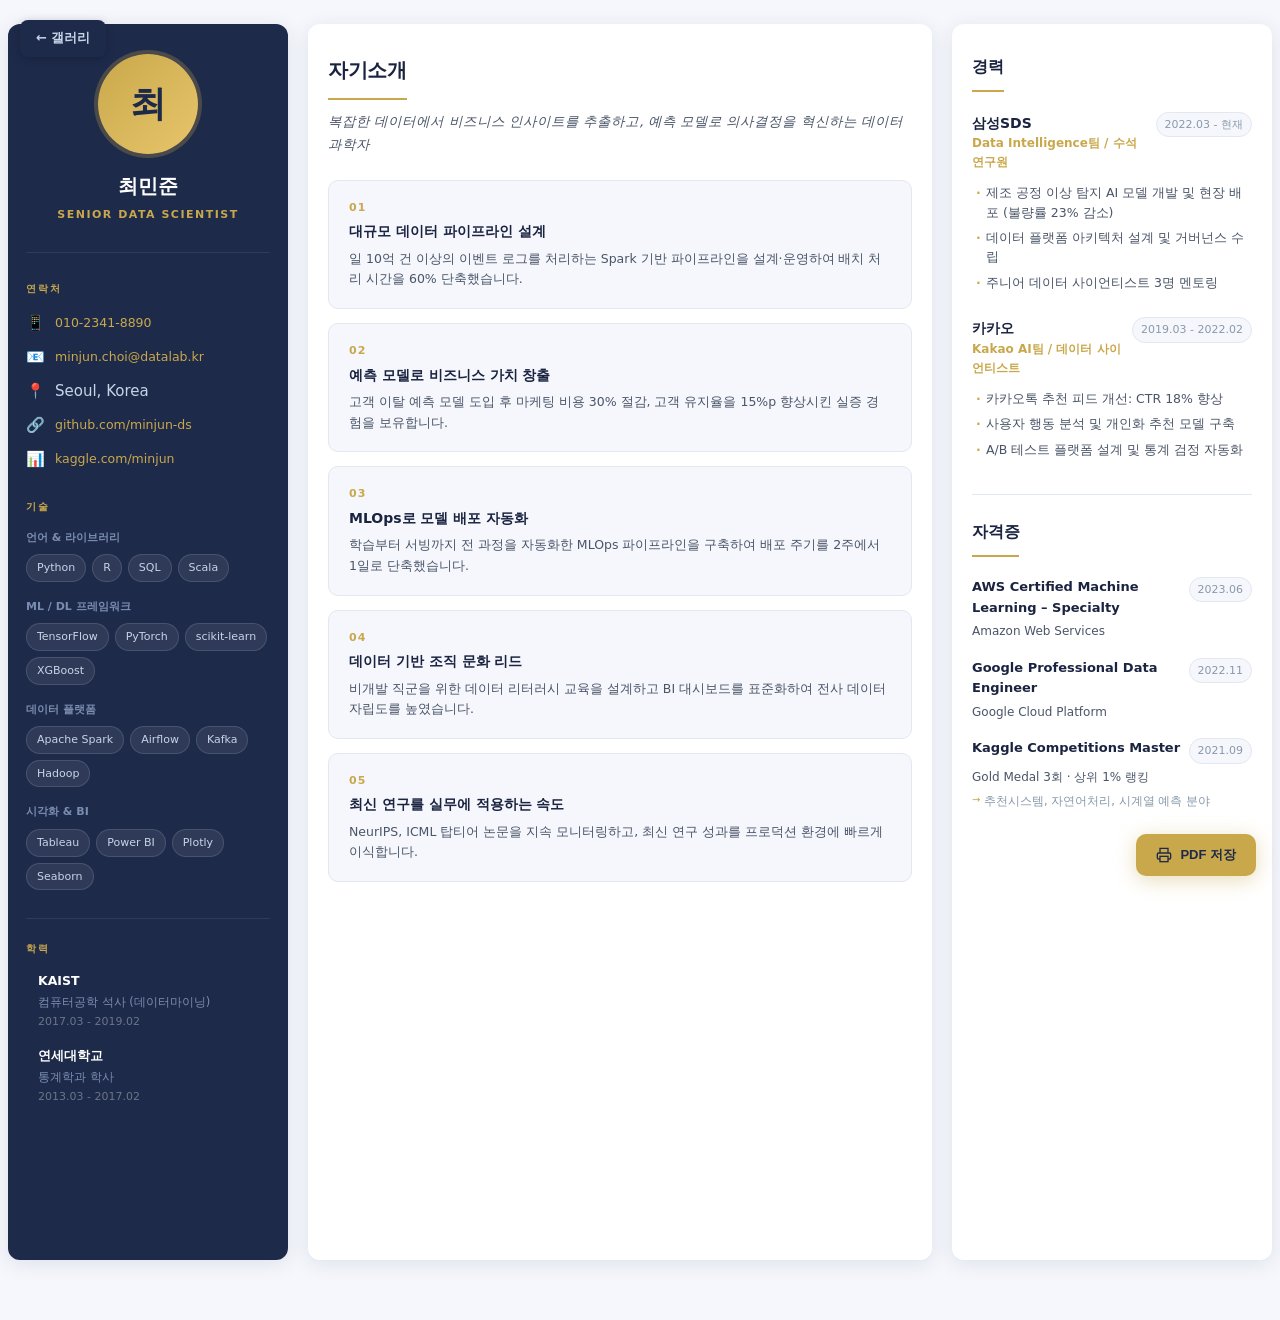
<file: templates/01-classic/index.html>
<!DOCTYPE html>
<html lang="ko">
<head>
  <meta charset="UTF-8">
  <meta name="viewport" content="width=device-width, initial-scale=1.0">
  <title>최민준 — Senior Data Scientist</title>
  <link rel="stylesheet" href="style.css">
</head>
<body>
  <div class="container">
    <!-- 왼쪽 사이드바 -->
    <aside class="sidebar">
      <section class="profile" id="profile"></section>
      <section class="contact" id="contact"></section>
      <section class="skills" id="skills"></section>
      <section class="education" id="education"></section>
    </aside>
    <!-- 가운데: 자기소개 -->
    <section class="introduction">
      <h2>자기소개</h2>
      <p class="intro-subtitle" id="introSubtitle"></p>
      <div class="cards-grid" id="cardsGrid"></div>
    </section>
    <!-- 우측: 경력 + 자격증 -->
    <aside class="right-content">
      <section class="experience" id="experience"></section>
      <section class="certifications" id="certifications"></section>
    </aside>
  </div>

  <a class="back-btn" href="../../index.html">← 갤러리</a>
  <button class="print-btn" onclick="window.print()">
    <svg width="16" height="16" viewBox="0 0 24 24" fill="none" stroke="currentColor" stroke-width="2"><polyline points="6 9 6 2 18 2 18 9"/><path d="M6 18H4a2 2 0 0 1-2-2v-5a2 2 0 0 1 2-2h16a2 2 0 0 1 2 2v5a2 2 0 0 1-2 2h-2"/><rect x="6" y="14" width="12" height="8"/></svg>
    PDF 저장
  </button>

  <script src="script.js"></script>
</body>
</html>
</file>
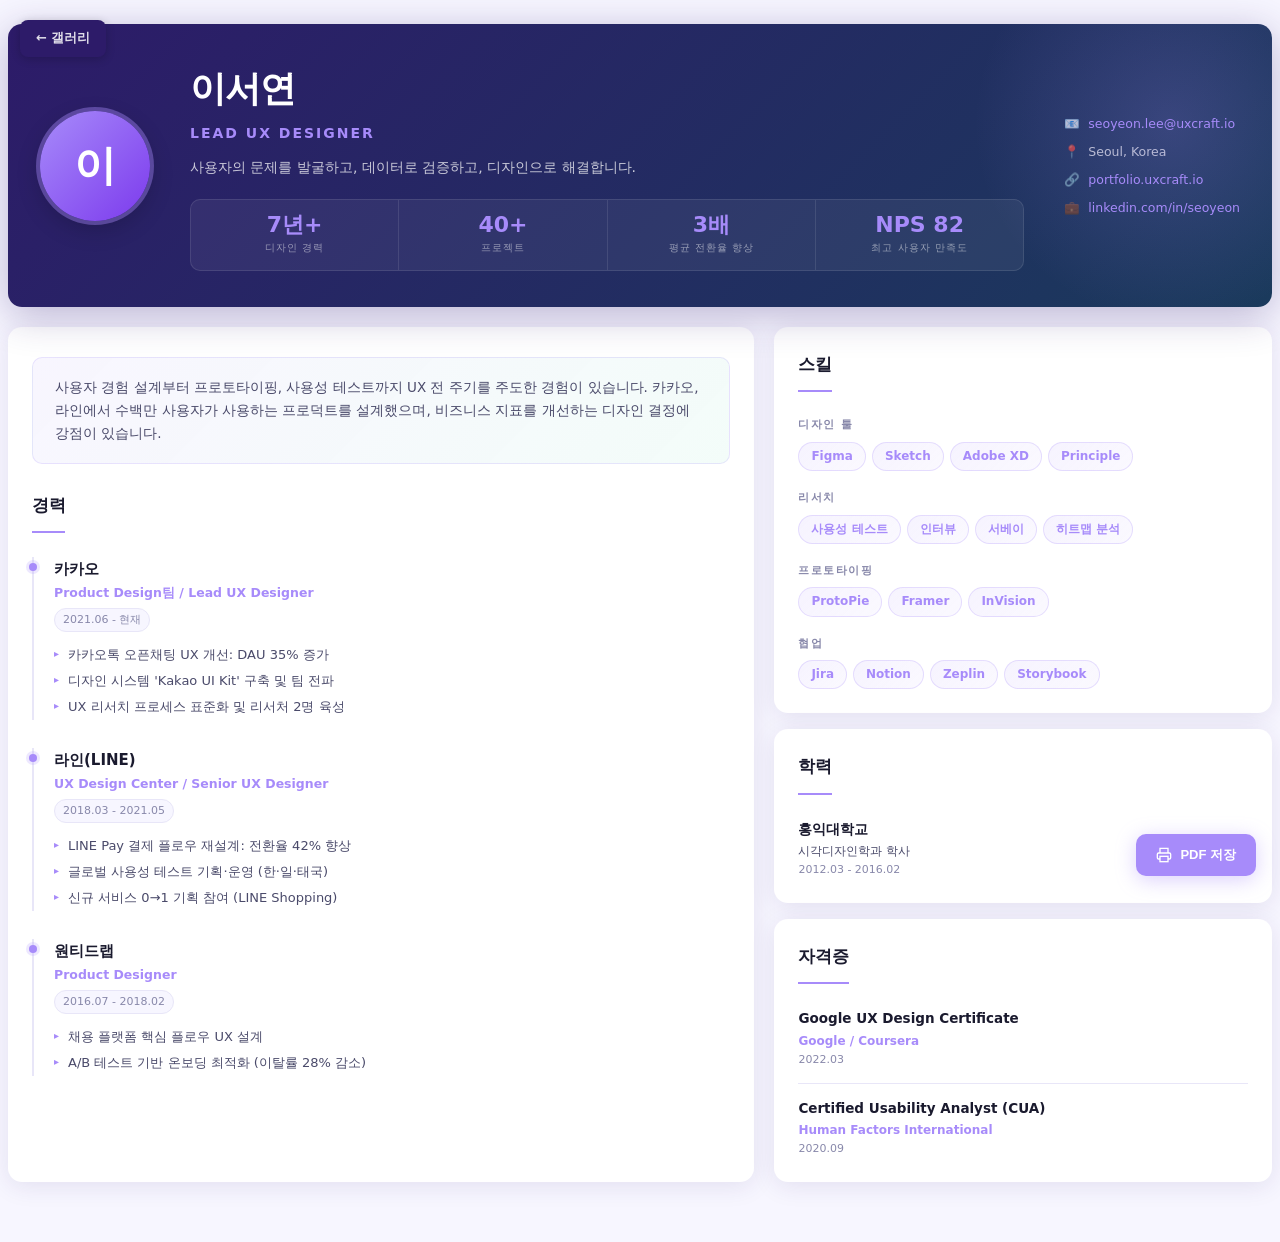
<file: templates/02-hero-header/index.html>
<!DOCTYPE html>
<html lang="ko">
<head>
  <meta charset="UTF-8">
  <meta name="viewport" content="width=device-width, initial-scale=1.0">
  <title>이서연 — Lead UX Designer</title>
  <link rel="stylesheet" href="style.css">
</head>
<body>
  <div class="resume">
    <!-- HERO -->
    <header class="hero" id="hero"></header>

    <!-- BODY -->
    <div class="body">
      <!-- LEFT: Experience -->
      <main class="main-col" id="mainCol"></main>
      <!-- RIGHT: Skills + Education + Certs -->
      <aside class="side-col" id="sideCol"></aside>
    </div>
  </div>

  <a class="back-btn" href="../../index.html">← 갤러리</a>
  <button class="print-btn" onclick="window.print()">
    <svg width="16" height="16" viewBox="0 0 24 24" fill="none" stroke="currentColor" stroke-width="2"><polyline points="6 9 6 2 18 2 18 9"/><path d="M6 18H4a2 2 0 0 1-2-2v-5a2 2 0 0 1 2-2h16a2 2 0 0 1 2 2v5a2 2 0 0 1-2 2h-2"/><rect x="6" y="14" width="12" height="8"/></svg>
    PDF 저장
  </button>
  <script src="script.js"></script>
</body>
</html>
</file>
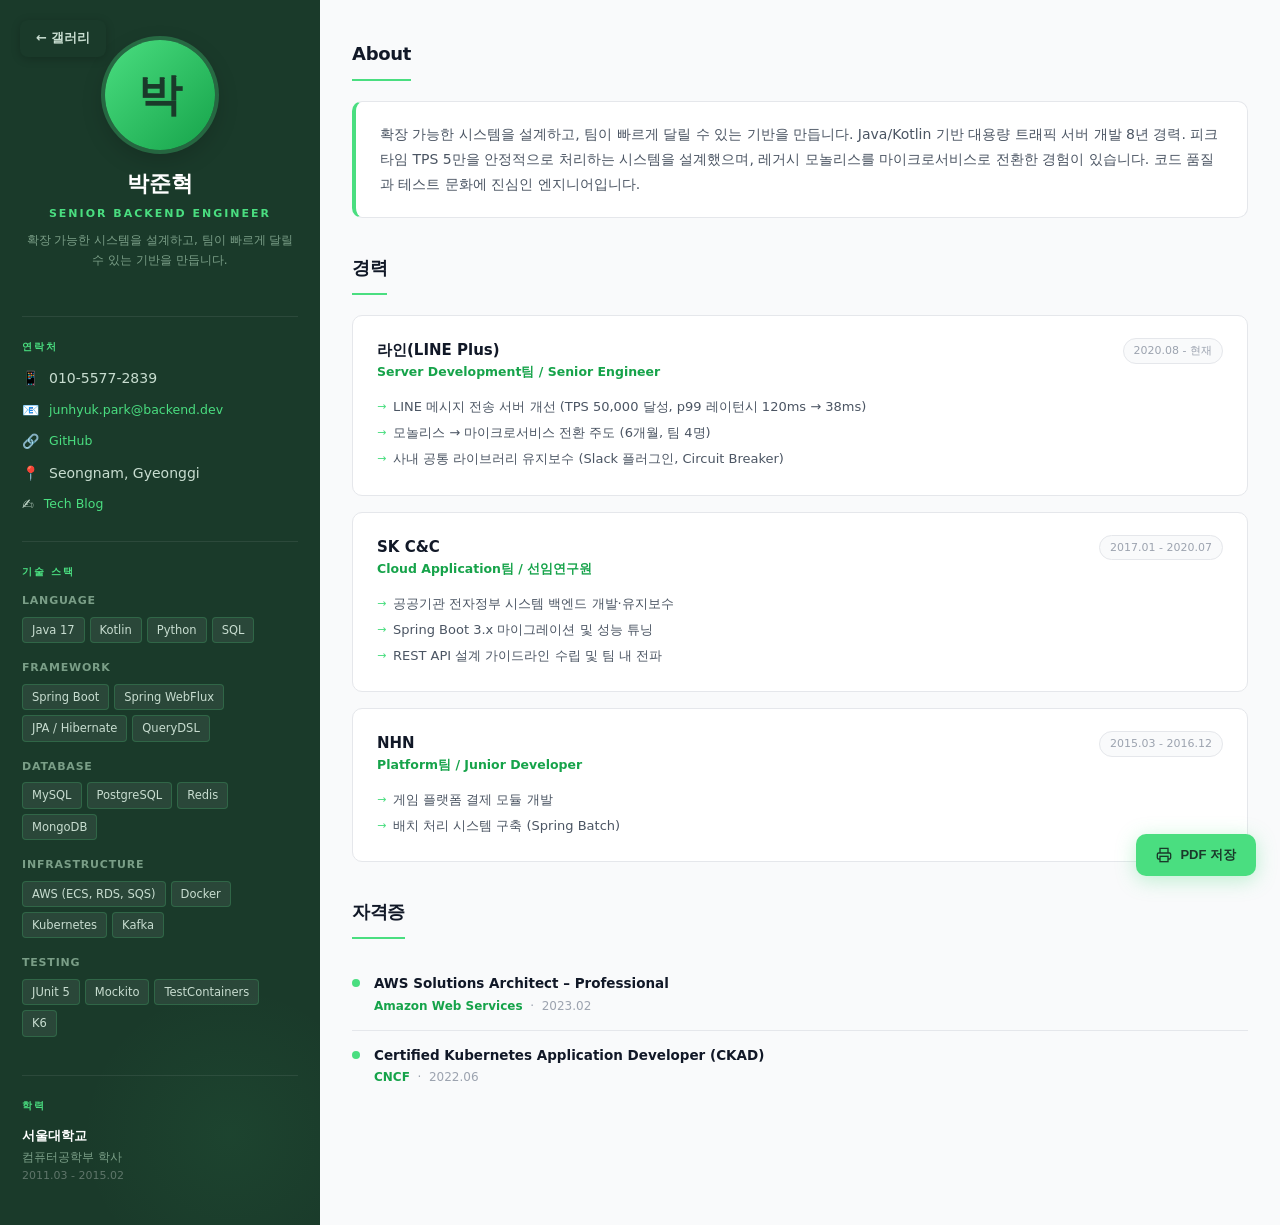
<file: templates/03-bold-panel/index.html>
<!DOCTYPE html>
<html lang="ko">
<head>
  <meta charset="UTF-8">
  <meta name="viewport" content="width=device-width, initial-scale=1.0">
  <title>박준혁 — Senior Backend Engineer</title>
  <link rel="stylesheet" href="style.css">
</head>
<body>
  <div class="resume">
    <aside class="panel" id="panel"></aside>
    <main class="content" id="content"></main>
  </div>
  <a class="back-btn" href="../../index.html">← 갤러리</a>
  <button class="print-btn" onclick="window.print()">
    <svg width="16" height="16" viewBox="0 0 24 24" fill="none" stroke="currentColor" stroke-width="2"><polyline points="6 9 6 2 18 2 18 9"/><path d="M6 18H4a2 2 0 0 1-2-2v-5a2 2 0 0 1 2-2h16a2 2 0 0 1 2 2v5a2 2 0 0 1-2 2h-2"/><rect x="6" y="14" width="12" height="8"/></svg>
    PDF 저장
  </button>
  <script src="script.js"></script>
</body>
</html>
</file>
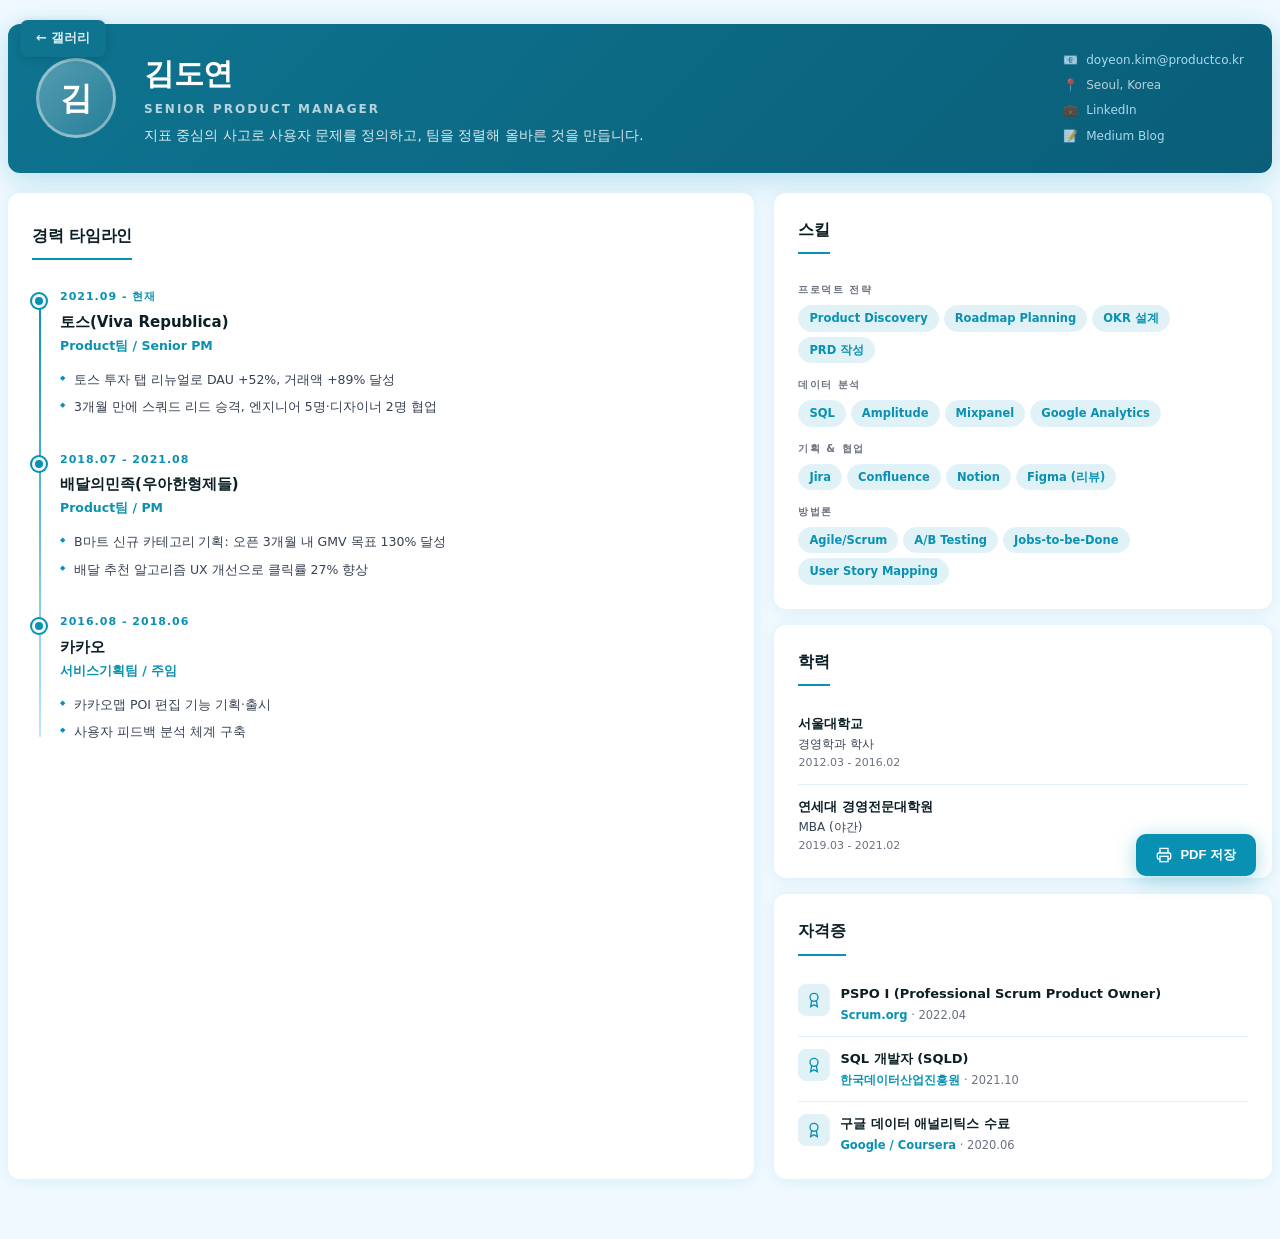
<file: templates/04-timeline/index.html>
<!DOCTYPE html>
<html lang="ko">
<head>
  <meta charset="UTF-8">
  <meta name="viewport" content="width=device-width, initial-scale=1.0">
  <title>김도연 — Senior Product Manager</title>
  <link rel="stylesheet" href="style.css">
</head>
<body>
  <div class="resume">
    <header class="top-bar" id="topBar"></header>
    <div class="body">
      <main class="timeline-col" id="timelineCol"></main>
      <aside class="info-col" id="infoCol"></aside>
    </div>
  </div>
  <a class="back-btn" href="../../index.html">← 갤러리</a>
  <button class="print-btn" onclick="window.print()">
    <svg width="16" height="16" viewBox="0 0 24 24" fill="none" stroke="currentColor" stroke-width="2"><polyline points="6 9 6 2 18 2 18 9"/><path d="M6 18H4a2 2 0 0 1-2-2v-5a2 2 0 0 1 2-2h16a2 2 0 0 1 2 2v5a2 2 0 0 1-2 2h-2"/><rect x="6" y="14" width="12" height="8"/></svg>
    PDF 저장
  </button>
  <script src="script.js"></script>
</body>
</html>
</file>
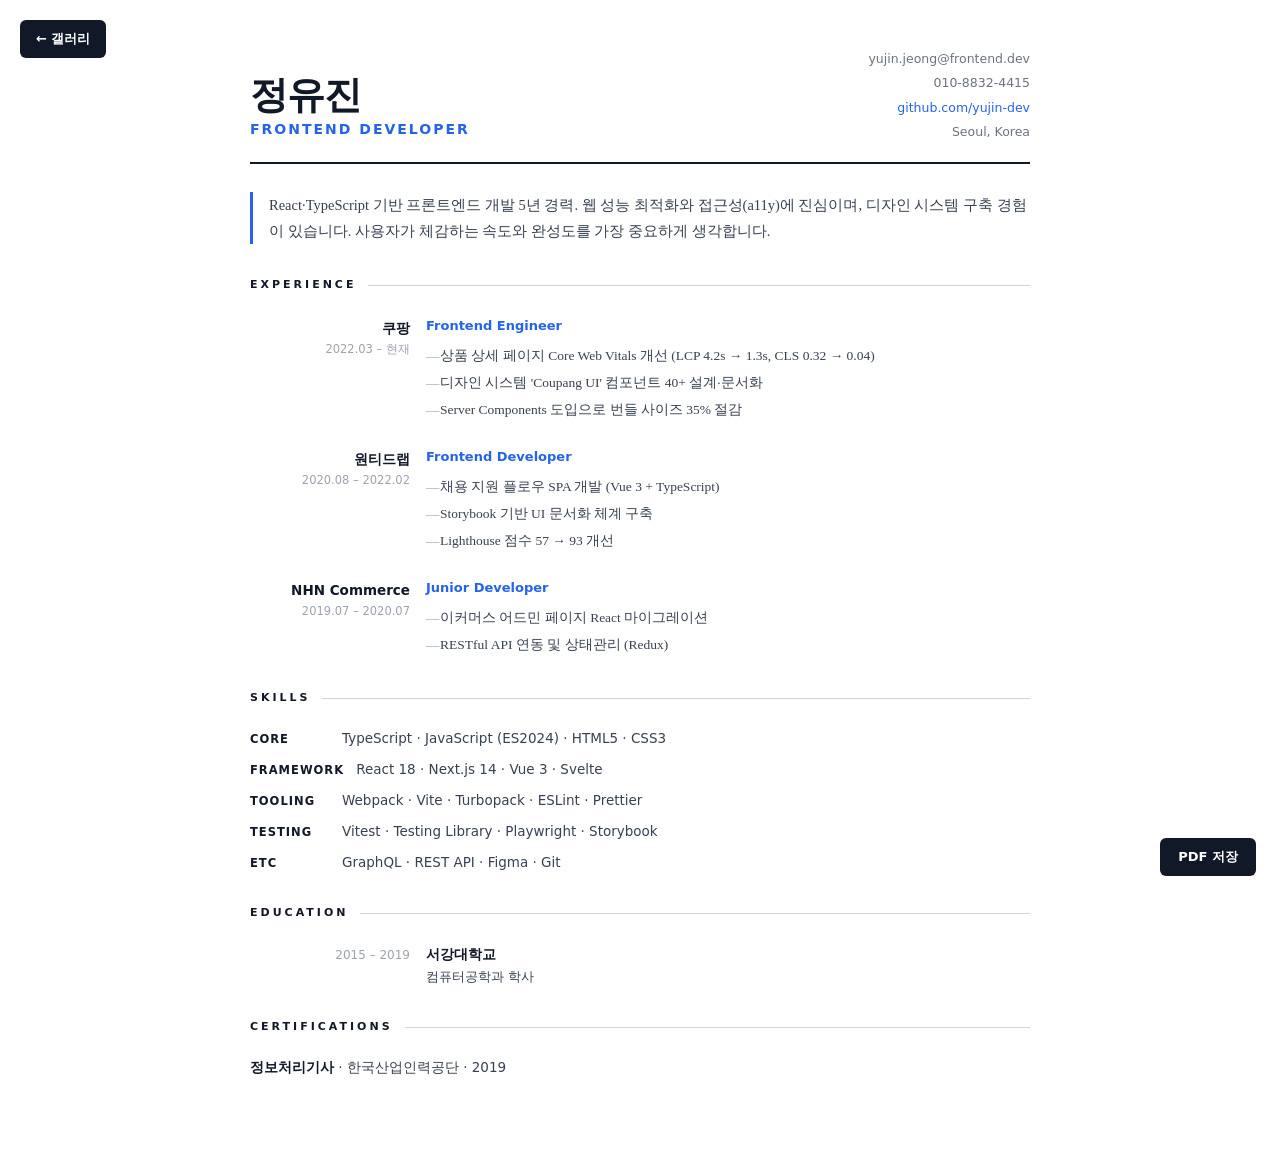
<file: templates/05-minimalist/index.html>
<!DOCTYPE html>
<html lang="ko">
<head>
  <meta charset="UTF-8">
  <meta name="viewport" content="width=device-width, initial-scale=1.0">
  <title>정유진 — Frontend Developer</title>
  <link rel="stylesheet" href="style.css">
</head>
<body>
  <div class="resume" id="resume"></div>
  <a class="back-btn" href="../../index.html">← 갤러리</a>
  <button class="print-btn" onclick="window.print()">PDF 저장</button>
  <script src="script.js"></script>
</body>
</html>
</file>
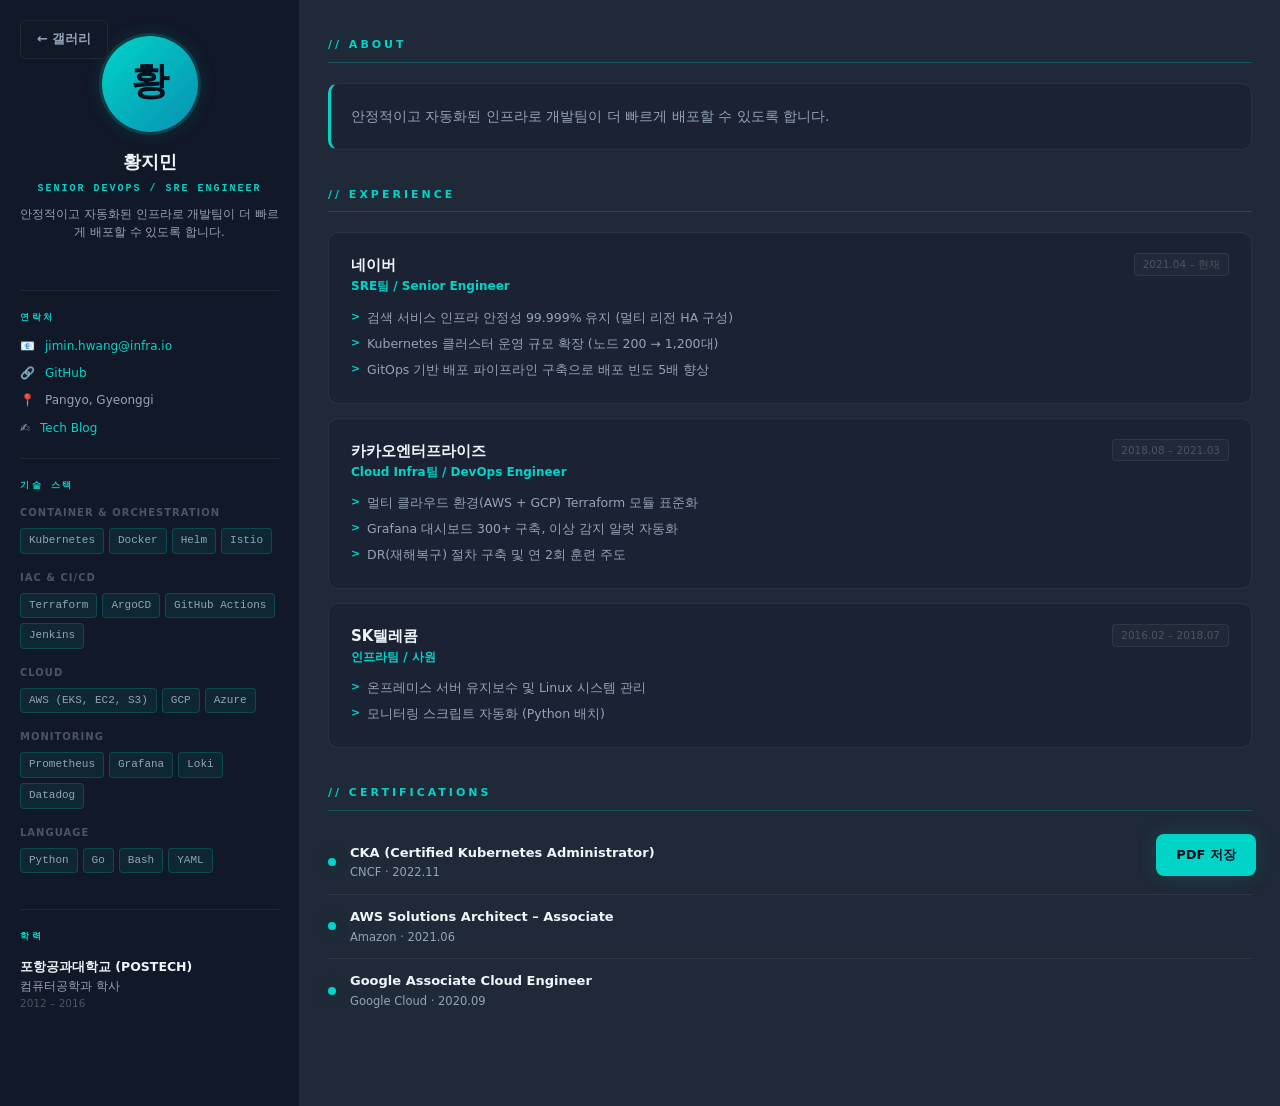
<file: templates/06-dark-pro/index.html>
<!DOCTYPE html>
<html lang="ko">
<head>
  <meta charset="UTF-8">
  <meta name="viewport" content="width=device-width, initial-scale=1.0">
  <title>황지민 — Senior DevOps Engineer</title>
  <link rel="stylesheet" href="style.css">
</head>
<body>
  <div class="resume">
    <aside class="dark-sidebar" id="darkSidebar"></aside>
    <main class="dark-main" id="darkMain"></main>
  </div>
  <a class="back-btn" href="../../index.html">← 갤러리</a>
  <button class="print-btn" onclick="window.print()">PDF 저장</button>
  <script src="script.js"></script>
</body>
</html>
</file>
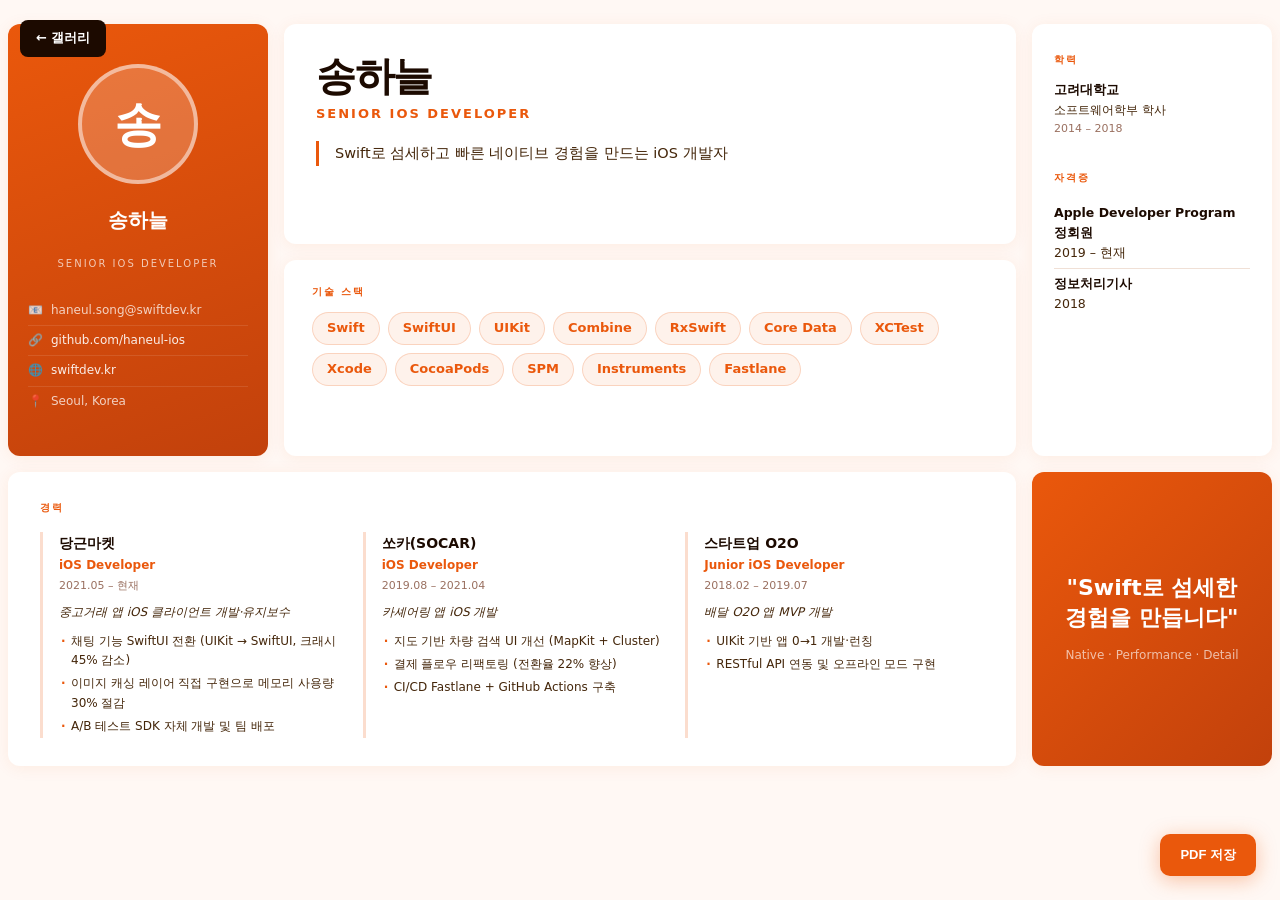
<file: templates/07-magazine/index.html>
<!DOCTYPE html>
<html lang="ko">
<head>
  <meta charset="UTF-8">
  <meta name="viewport" content="width=device-width, initial-scale=1.0">
  <title>송하늘 — Senior iOS Developer</title>
  <link rel="stylesheet" href="style.css">
</head>
<body>
  <div class="resume" id="resume"></div>
  <a class="back-btn" href="../../index.html">← 갤러리</a>
  <button class="print-btn" onclick="window.print()">PDF 저장</button>
  <script src="script.js"></script>
</body>
</html>
</file>
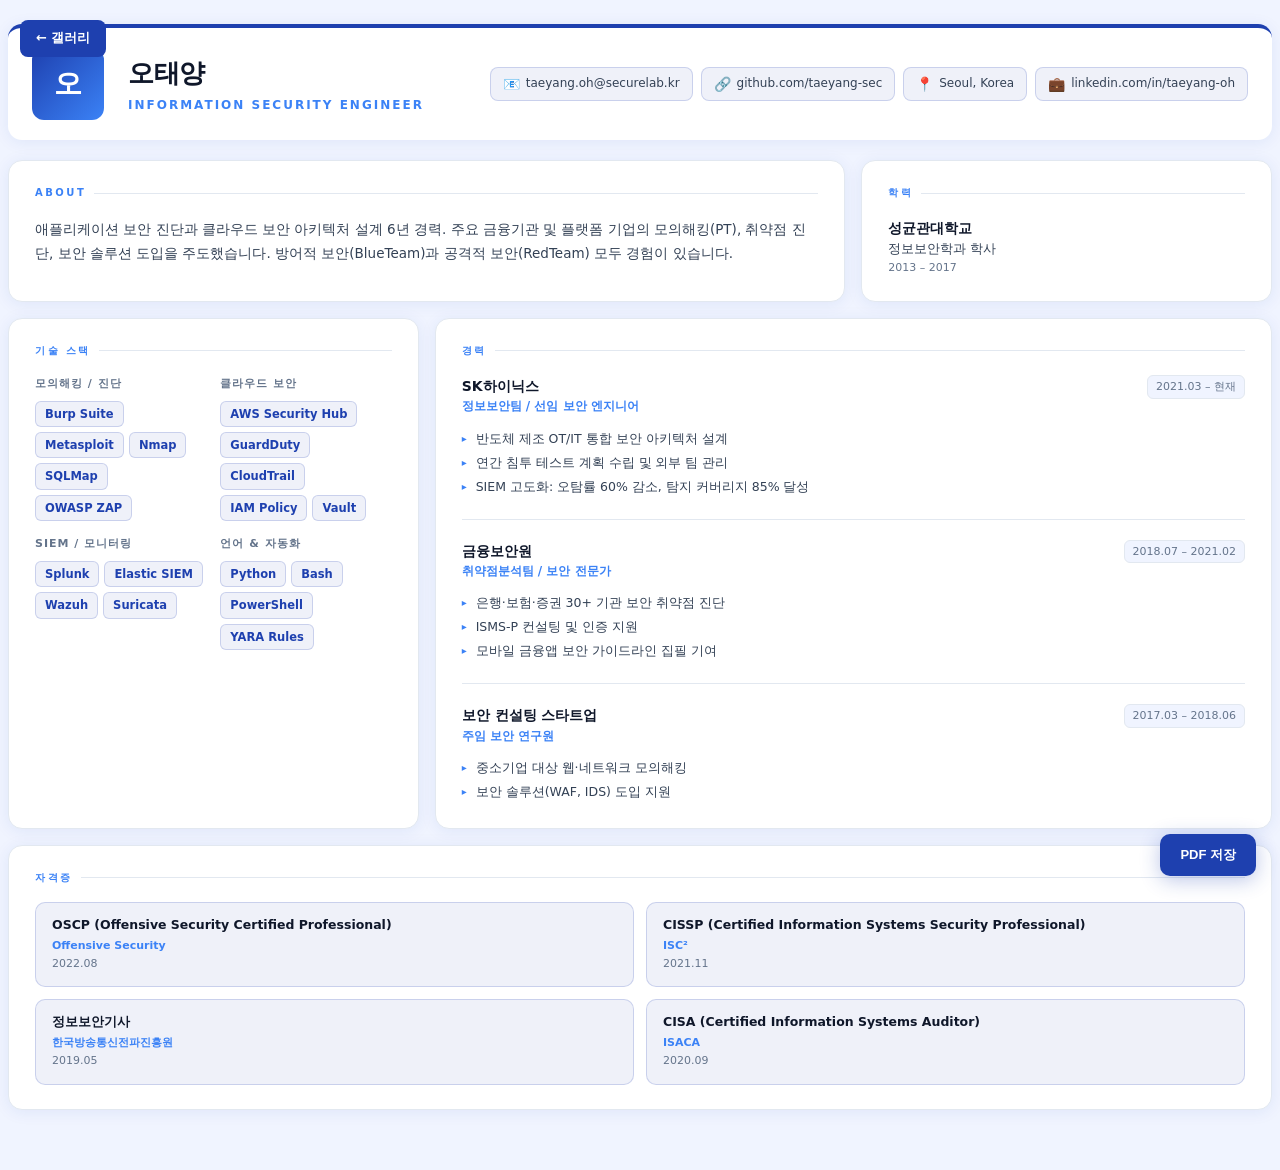
<file: templates/08-card-grid/index.html>
<!DOCTYPE html>
<html lang="ko">
<head>
  <meta charset="UTF-8">
  <meta name="viewport" content="width=device-width, initial-scale=1.0">
  <title>오태양 — Security Engineer</title>
  <link rel="stylesheet" href="style.css">
</head>
<body>
  <div class="resume">
    <header class="top-header" id="topHeader"></header>
    <div class="card-grid" id="cardGrid"></div>
  </div>
  <a class="back-btn" href="../../index.html">← 갤러리</a>
  <button class="print-btn" onclick="window.print()">PDF 저장</button>
  <script src="script.js"></script>
</body>
</html>
</file>
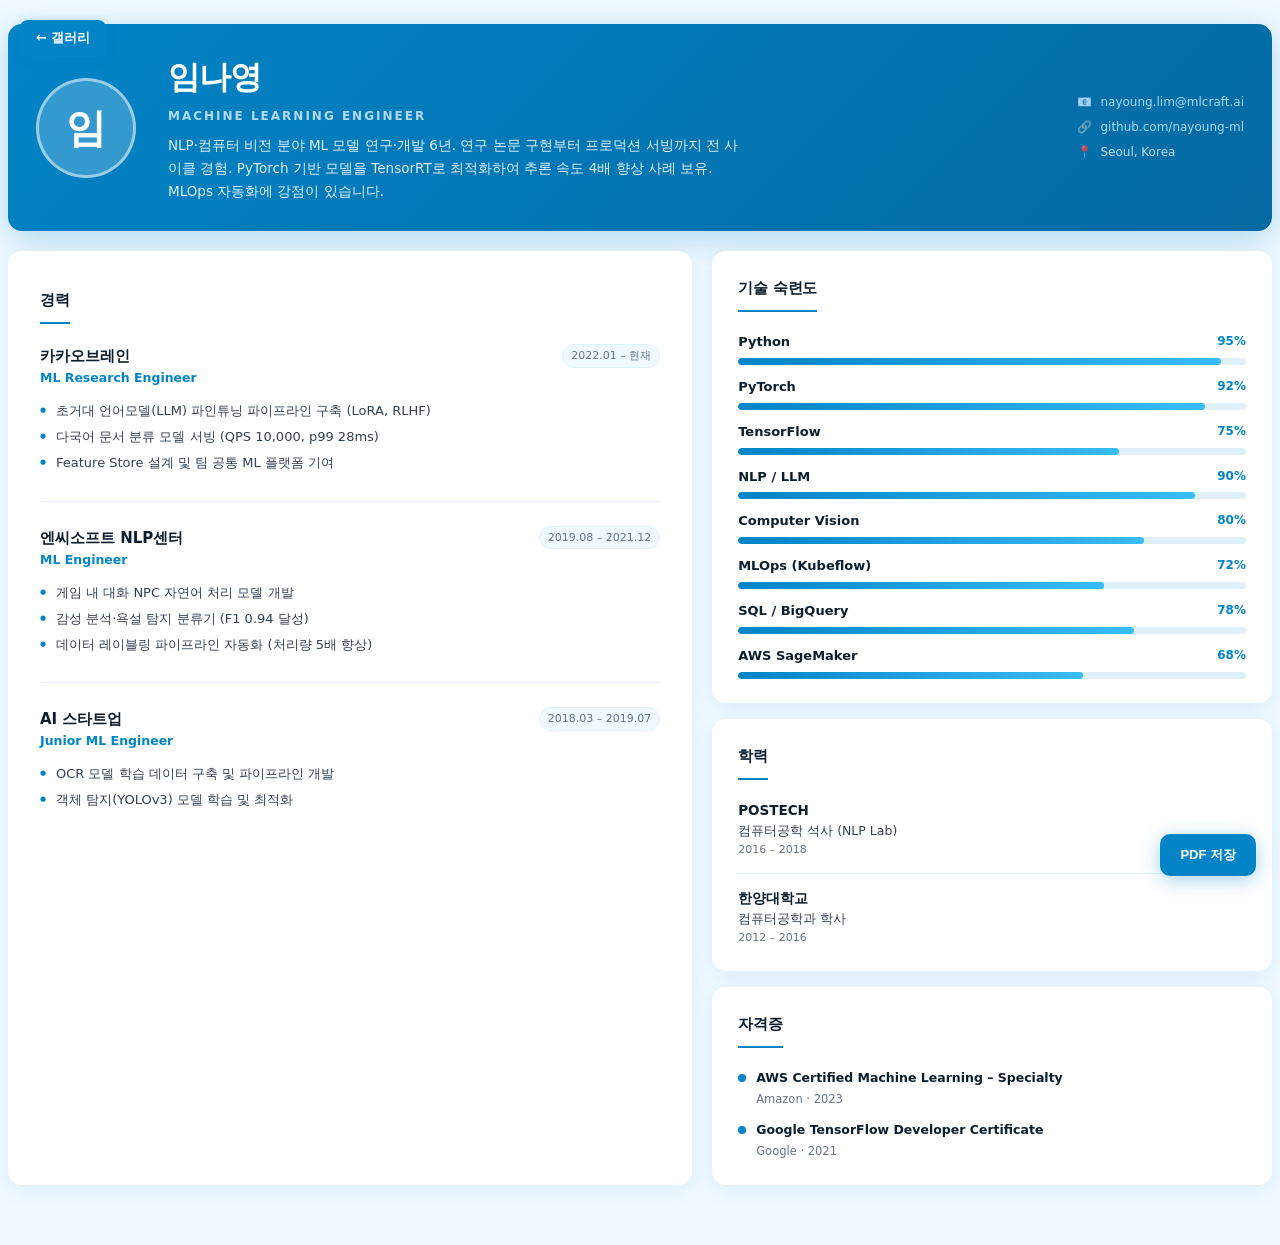
<file: templates/09-balanced/index.html>
<!DOCTYPE html>
<html lang="ko">
<head>
  <meta charset="UTF-8">
  <meta name="viewport" content="width=device-width, initial-scale=1.0">
  <title>임나영 — ML Engineer</title>
  <link rel="stylesheet" href="style.css">
</head>
<body>
  <div class="resume">
    <header class="profile-header" id="profileHeader"></header>
    <div class="body-cols">
      <main class="left-col" id="leftCol"></main>
      <aside class="right-col" id="rightCol"></aside>
    </div>
  </div>
  <a class="back-btn" href="../../index.html">← 갤러리</a>
  <button class="print-btn" onclick="window.print()">PDF 저장</button>
  <script src="script.js"></script>
</body>
</html>
</file>
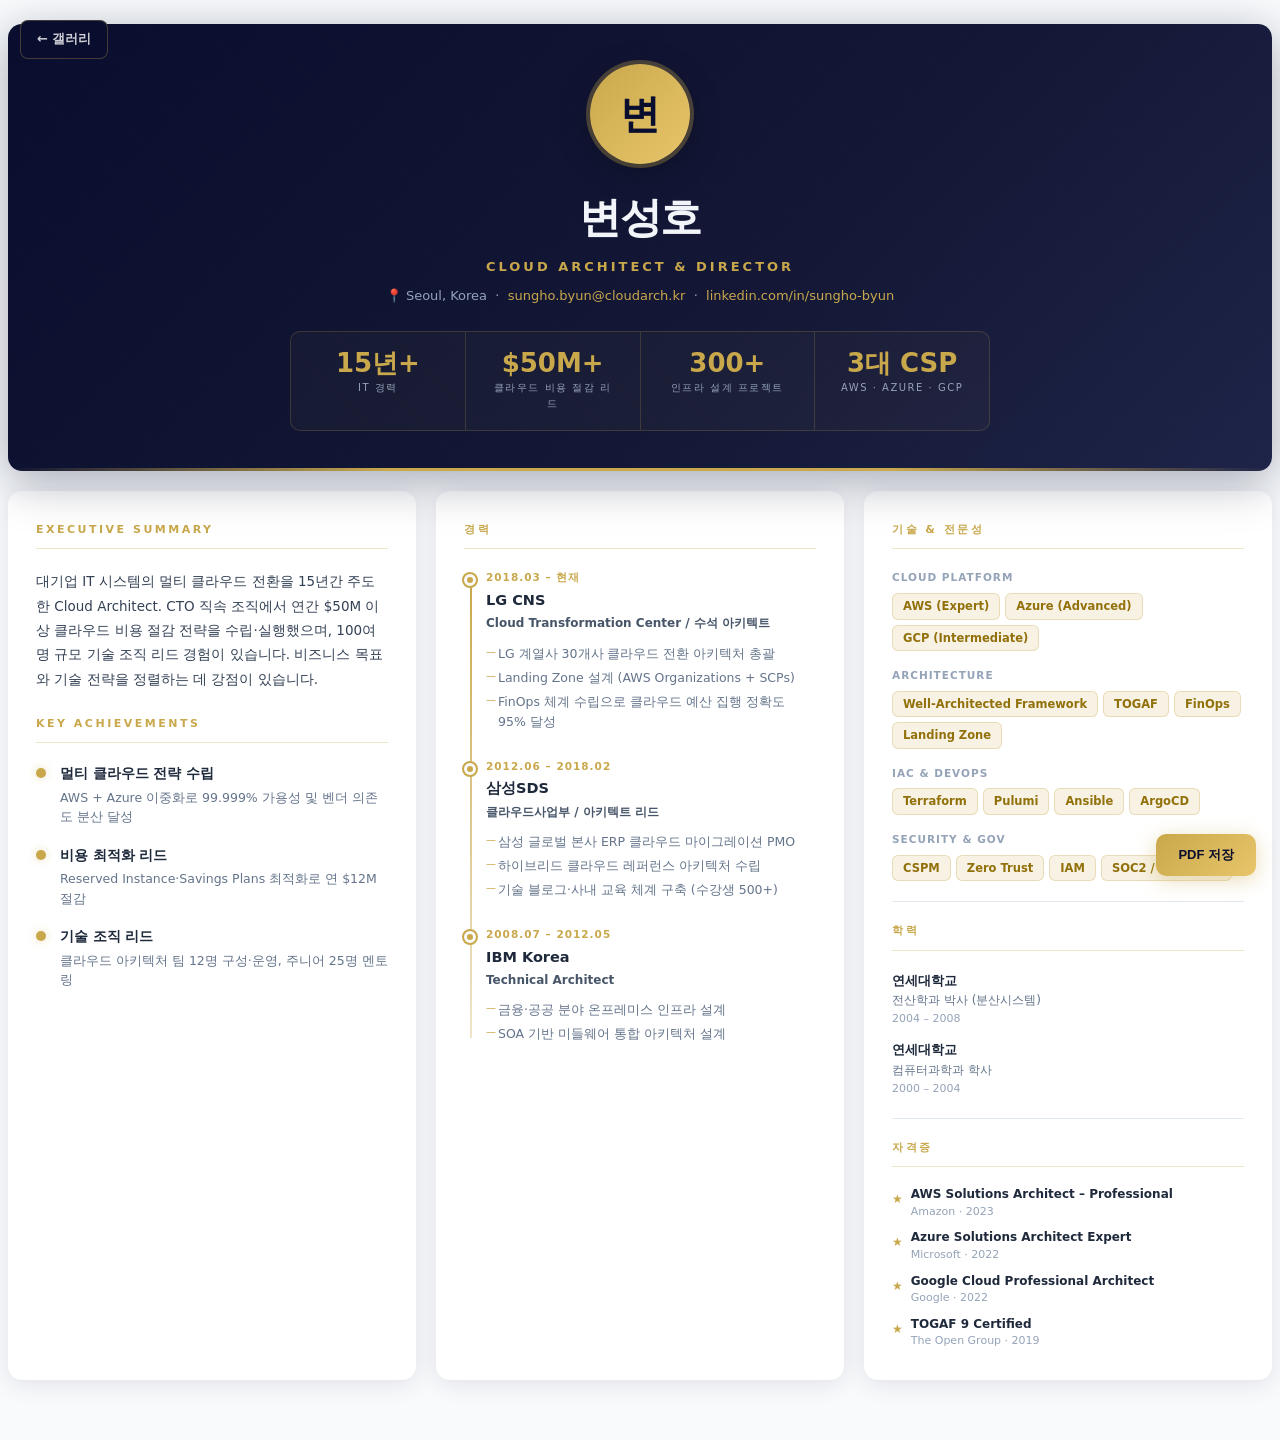
<file: templates/10-executive/index.html>
<!DOCTYPE html>
<html lang="ko">
<head>
  <meta charset="UTF-8">
  <meta name="viewport" content="width=device-width, initial-scale=1.0">
  <title>변성호 — Cloud Architect & Director</title>
  <link rel="stylesheet" href="style.css">
</head>
<body>
  <div class="resume">
    <header class="exec-hero" id="execHero"></header>
    <div class="three-cols">
      <section class="col-left" id="colLeft"></section>
      <section class="col-center" id="colCenter"></section>
      <section class="col-right" id="colRight"></section>
    </div>
  </div>
  <a class="back-btn" href="../../index.html">← 갤러리</a>
  <button class="print-btn" onclick="window.print()">PDF 저장</button>
  <script src="script.js"></script>
</body>
</html>
</file>
<file: templates/01-classic/style.css>
/* ══ Font System ══════════════════════════════════════════════════════
   Layer 1 — Primitive Tokens  (raw values; do not use in components)
   Layer 2 — Semantic Tokens   (use var(--font-*) in component styles)
══════════════════════════════════════════════════════════════════════ */
:root {
  /* L1 · Families */
  --f-sans:  'Segoe UI', system-ui, -apple-system, sans-serif;
  --f-serif: 'Georgia', 'Times New Roman', serif;
  --f-mono:  'JetBrains Mono', 'Fira Code', 'Courier New', monospace;
  /* L1 · Size scale */
  --f-2xs: 10px; --f-xs: 11px;  --f-sm: 12px;  --f-base: 13px;
  --f-md:  14px; --f-lg: 16px;  --f-xl: 20px;  --f-2xl: 26px;
  --f-3xl: 32px; --f-4xl: 40px;
  /* L1 · Weights */
  --fw-normal: 400; --fw-medium: 500; --fw-semi: 600;
  --fw-bold:   700; --fw-xbold: 800;  --fw-black: 900;
  /* L1 · Line heights */
  --lh-tight: 1.2; --lh-snug: 1.4; --lh-normal: 1.6; --lh-relaxed: 1.75;
}
/* L2 · Semantic defaults — override in each template's :root block */
:root {
  --font-heading: var(--f-sans);
  --font-body:    var(--f-sans);
  --font-label:   var(--f-sans);
  --font-code:    var(--f-mono);
  --text-name:    var(--f-4xl);
  --text-section: var(--f-lg);
  --text-body-sz: var(--f-base);
  --text-sm:      var(--f-sm);
  --text-xs:      var(--f-xs);
  --text-2xs:     var(--f-2xs);
}

/* ===== Template 01: Classic Sidebar (Navy Gold) ===== */
:root {
  --accent: #c9a84c;
  --accent-light: rgba(201,168,76,0.12);
  --accent-mid: rgba(201,168,76,0.3);
  --sidebar-bg: #1e2a4a;
  --sidebar-text: #c8d4e8;
  --sidebar-muted: #7a8db0;
  --main-bg: #f5f7fc;
  --card-bg: #ffffff;
  --text-dark: #1a2340;
  --text-mid: #4a5568;
  --text-light: #8899aa;
  --border: #e2e8f0;
  --shadow: 0 4px 20px rgba(30,42,74,0.10);
  --radius: 12px;
}

* { margin: 0; padding: 0; box-sizing: border-box; }
html { scroll-behavior: smooth; }
body { font-family: var(--font-body); background: var(--main-bg); color: var(--text-dark); line-height: var(--lh-normal); }
h1, h2, h3, h4, h5 { font-family: var(--font-heading); }

.container {
  display: grid;
  grid-template-columns: 280px 1fr 320px;
  gap: 20px;
  max-width: 1480px;
  min-width: 960px;
  margin: 0 auto;
  padding: 24px 8px 60px;
  min-height: 1320px;
}

/* ── SIDEBAR ── */
.sidebar {
  background: var(--sidebar-bg);
  border-radius: var(--radius);
  padding: 30px 18px 32px;
  color: var(--sidebar-text);
  box-shadow: var(--shadow);
}

/* Profile */
.profile { text-align: center; padding-bottom: 28px; margin-bottom: 28px; border-bottom: 1px solid rgba(255,255,255,0.08); }
.profile-avatar {
  width: 100px; height: 100px; border-radius: 50%;
  background: linear-gradient(135deg, var(--accent) 0%, #e8c56a 100%);
  margin: 0 auto 16px;
  display: flex; align-items: center; justify-content: center;
  font-size: 36px; font-weight: 700; color: var(--sidebar-bg);
  box-shadow: 0 0 0 4px rgba(201,168,76,0.25);
}
.name { font-size: 20px; font-weight: 700; color: #fff; margin-bottom: 4px; }
.job-title { font-size: 11px; color: var(--accent); font-weight: 600; text-transform: uppercase; letter-spacing: 1.5px; }

/* Contact */
.contact { margin-bottom: 28px; }
.section-label { font-size: 10px; font-weight: 700; text-transform: uppercase; letter-spacing: 2px; color: var(--accent); margin-bottom: 14px; }
.contact ul { list-style: none; }
.contact li { display: flex; align-items: center; gap: 10px; margin-bottom: 10px; font-size: 12.5px; color: var(--sidebar-text); }
.contact li span { font-size: 15px; flex-shrink: 0; }
.contact a { color: var(--accent); text-decoration: none; }
.contact a:hover { text-decoration: underline; }

/* Skills */
.skills { margin-bottom: 28px; }
.skill-category { margin-bottom: 16px; }
.skill-cat-label { font-size: 11px; color: var(--sidebar-muted); font-weight: 600; margin-bottom: 8px; }
.skill-tags { display: flex; flex-wrap: wrap; gap: 6px; }
.tag {
  background: rgba(255,255,255,0.08);
  color: var(--sidebar-text);
  border: 1px solid rgba(255,255,255,0.12);
  padding: 4px 10px;
  border-radius: 100px;
  font-size: 11px;
  font-weight: 500;
  transition: all 0.2s;
  cursor: default;
}
.tag:hover { background: var(--accent); color: var(--sidebar-bg); border-color: var(--accent); }

/* Education */
.education { padding-top: 22px; border-top: 1px solid rgba(255,255,255,0.08); }
.education-item { margin-bottom: 16px; padding-left: 10px; border-left: 2px solid transparent; transition: all 0.25s; cursor: default; }
.education-item:hover { border-left-color: var(--accent); }
.education-item h4 { font-size: 12.5px; color: #fff; font-weight: 600; margin-bottom: 2px; }
.degree { font-size: 11.5px; color: var(--sidebar-muted); margin-bottom: 1px; }
.year { font-size: 11px; color: rgba(255,255,255,0.35); }

/* ── INTRODUCTION ── */
.introduction {
  background: var(--card-bg);
  border-radius: var(--radius);
  padding: 30px 20px;
  box-shadow: var(--shadow);
}
.introduction h2 {
  font-size: 20px; font-weight: 800; color: var(--text-dark);
  margin-bottom: 10px; padding-bottom: 12px;
  border-bottom: 2px solid var(--accent);
  display: inline-block; letter-spacing: -0.3px;
}
.intro-subtitle { font-size: 13.5px; color: var(--text-mid); margin-bottom: 24px; line-height: 1.7; font-style: italic; }

.cards-grid { display: flex; flex-direction: column; gap: 14px; }
.card {
  background: var(--main-bg);
  border: 1px solid var(--border);
  border-radius: 10px;
  padding: 18px 20px;
  transition: all 0.25s;
  cursor: default;
  position: relative;
  overflow: hidden;
}
.card::before { content: ''; position: absolute; left: 0; top: 0; bottom: 0; width: 3px; background: var(--accent); border-radius: 0 2px 2px 0; transform: scaleY(0); transition: transform 0.25s; transform-origin: top; }
.card:hover { border-color: var(--accent); background: var(--card-bg); box-shadow: 0 4px 16px rgba(201,168,76,0.1); }
.card:hover::before { transform: scaleY(1); }
.card-number { font-size: 11px; font-weight: 700; color: var(--accent); letter-spacing: 1px; margin-bottom: 4px; display: block; }
.card h3 { font-size: 14px; font-weight: 700; color: var(--text-dark); margin-bottom: 6px; }
.card p { font-size: 12.5px; color: var(--text-mid); line-height: 1.65; }

/* ── RIGHT CONTENT ── */
.right-content {
  background: var(--card-bg);
  border-radius: var(--radius);
  padding: 30px 20px;
  box-shadow: var(--shadow);
}

/* Experience */
.experience h2, .certifications h2 {
  font-size: 16px; font-weight: 800; color: var(--text-dark);
  margin-bottom: 20px; padding-bottom: 10px;
  border-bottom: 2px solid var(--accent);
  display: inline-block; letter-spacing: -0.2px;
}
.certifications { margin-top: 32px; padding-top: 24px; border-top: 1px solid var(--border); }

.experience-item { margin-bottom: 22px; }
.exp-header { display: flex; justify-content: space-between; align-items: flex-start; margin-bottom: 6px; gap: 8px; }
.exp-header h3 { font-size: 14px; font-weight: 700; color: var(--text-dark); }
.position { font-size: 12px; color: var(--accent); font-weight: 600; margin-bottom: 2px; }
.date { font-size: 11px; color: var(--text-light); background: var(--main-bg); padding: 3px 8px; border-radius: 20px; white-space: nowrap; border: 1px solid var(--border); }
.responsibilities { list-style: none; padding-left: 0; }
.responsibilities li { font-size: 12.5px; color: var(--text-mid); padding: 3px 0 3px 14px; position: relative; line-height: 1.55; }
.responsibilities li::before { content: '·'; position: absolute; left: 4px; color: var(--accent); font-weight: 700; }

.project-item { margin-bottom: 16px; }
.project-header { display: flex; justify-content: space-between; align-items: flex-start; margin-bottom: 4px; gap: 8px; }
.project-header h3 { font-size: 13px; font-weight: 700; color: var(--text-dark); }
.project-description { font-size: 12px; color: var(--text-mid); margin-bottom: 4px; }
.project-details { list-style: none; padding-left: 0; }
.project-details li { font-size: 11.5px; color: var(--text-light); padding: 1px 0 1px 12px; position: relative; }
.project-details li::before { content: '→'; position: absolute; left: 0; color: var(--accent); font-size: 10px; }

/* ── BUTTONS ── */
.back-btn {
  position: fixed; top: 20px; left: 20px;
  background: var(--sidebar-bg); color: var(--sidebar-text);
  padding: 8px 16px; border-radius: 8px;
  font-size: 13px; font-weight: 600; text-decoration: none;
  transition: all 0.2s; z-index: 100;
  box-shadow: 0 2px 10px rgba(0,0,0,0.2);
}
.back-btn:hover { background: var(--accent); color: var(--sidebar-bg); }
.print-btn {
  position: fixed; bottom: 24px; right: 24px;
  background: var(--accent); color: var(--sidebar-bg);
  border: none; padding: 12px 20px; border-radius: 10px;
  font-size: 13px; font-weight: 700; cursor: pointer;
  display: flex; align-items: center; gap: 8px;
  box-shadow: 0 4px 20px rgba(201,168,76,0.4);
  transition: all 0.2s; z-index: 100;
}
.print-btn:hover { transform: translateY(-2px); box-shadow: 0 6px 24px rgba(201,168,76,0.5); }

@media print {
  .back-btn, .print-btn { display: none; }
  body { background: white; }
  .container { padding: 0; max-width: 100%; }
}
</file>
<file: templates/02-hero-header/style.css>
/* ══ Font System ══════════════════════════════════════════════════════
   Layer 1 — Primitive Tokens  (raw values; do not use in components)
   Layer 2 — Semantic Tokens   (use var(--font-*) in component styles)
══════════════════════════════════════════════════════════════════════ */
:root {
  /* L1 · Families */
  --f-sans:  'Segoe UI', system-ui, -apple-system, sans-serif;
  --f-serif: 'Georgia', 'Times New Roman', serif;
  --f-mono:  'JetBrains Mono', 'Fira Code', 'Courier New', monospace;
  /* L1 · Size scale */
  --f-2xs: 10px; --f-xs: 11px;  --f-sm: 12px;  --f-base: 13px;
  --f-md:  14px; --f-lg: 16px;  --f-xl: 20px;  --f-2xl: 26px;
  --f-3xl: 32px; --f-4xl: 40px;
  /* L1 · Weights */
  --fw-normal: 400; --fw-medium: 500; --fw-semi: 600;
  --fw-bold:   700; --fw-xbold: 800;  --fw-black: 900;
  /* L1 · Line heights */
  --lh-tight: 1.2; --lh-snug: 1.4; --lh-normal: 1.6; --lh-relaxed: 1.75;
}
/* L2 · Semantic defaults — override in each template's :root block */
:root {
  --font-heading: var(--f-sans);
  --font-body:    var(--f-sans);
  --font-label:   var(--f-sans);
  --font-code:    var(--f-mono);
  --text-name:    var(--f-4xl);
  --text-section: var(--f-lg);
  --text-body-sz: var(--f-base);
  --text-sm:      var(--f-sm);
  --text-xs:      var(--f-xs);
  --text-2xs:     var(--f-2xs);
}

/* ===== Template 02: Hero Header (Purple Gradient) ===== */
:root {
  --hero-from: #2d1b69;
  --hero-to: #1a3a5c;
  --accent: #a78bfa;
  --accent2: #34d399;
  --text-dark: #1a1a2e;
  --text-mid: #4a4a6a;
  --text-light: #8888aa;
  --bg: #f7f6ff;
  --card-bg: #ffffff;
  --border: #e8e6f8;
  --shadow: 0 4px 24px rgba(45,27,105,0.10);
  --radius: 14px;
}
* { margin: 0; padding: 0; box-sizing: border-box; }
html { scroll-behavior: smooth; }
body { font-family: var(--font-body); background: var(--bg); color: var(--text-dark); line-height: var(--lh-normal); }
h1, h2, h3, h4, h5 { font-family: var(--font-heading); }

.resume { max-width: 1380px; min-width: 960px; margin: 0 auto; padding: 24px 8px 60px; }

/* ── HERO ── */
.hero {
  background: linear-gradient(135deg, var(--hero-from) 0%, var(--hero-to) 100%);
  border-radius: var(--radius);
  padding: 36px 32px;
  margin-bottom: 20px;
  display: flex;
  align-items: center;
  gap: 40px;
  box-shadow: 0 8px 40px rgba(45,27,105,0.3);
  position: relative;
  overflow: hidden;
  min-height: 220px;
}
.hero::before {
  content: '';
  position: absolute;
  width: 400px; height: 400px;
  border-radius: 50%;
  background: radial-gradient(circle, rgba(167,139,250,0.2) 0%, transparent 70%);
  top: -100px; right: -100px;
  pointer-events: none;
}
.hero-avatar {
  width: 110px; height: 110px; border-radius: 50%;
  background: linear-gradient(135deg, var(--accent) 0%, #7c3aed 100%);
  display: flex; align-items: center; justify-content: center;
  font-size: 42px; font-weight: 800; color: #fff;
  flex-shrink: 0;
  box-shadow: 0 0 0 4px rgba(167,139,250,0.4), 0 8px 24px rgba(0,0,0,0.2);
}
.hero-info { flex: 1; }
.hero-name { font-size: 36px; font-weight: 800; color: #fff; letter-spacing: -1px; margin-bottom: 4px; }
.hero-title { font-size: 14px; color: var(--accent); font-weight: 600; text-transform: uppercase; letter-spacing: 2px; margin-bottom: 12px; }
.hero-tagline { font-size: 14px; color: rgba(255,255,255,0.75); max-width: 480px; line-height: 1.65; }
.hero-contact { display: flex; flex-direction: column; gap: 8px; flex-shrink: 0; }
.hero-contact-item { display: flex; align-items: center; gap: 8px; font-size: 12.5px; color: rgba(255,255,255,0.7); }
.hero-contact-item a { color: var(--accent); text-decoration: none; }
.hero-contact-item a:hover { text-decoration: underline; }
.hero-stats {
  display: flex; gap: 0;
  background: rgba(255,255,255,0.06);
  border-radius: 10px;
  overflow: hidden;
  margin-top: 20px;
  border: 1px solid rgba(255,255,255,0.1);
}
.stat-box { flex: 1; padding: 14px 20px; text-align: center; border-right: 1px solid rgba(255,255,255,0.1); }
.stat-box:last-child { border-right: none; }
.stat-val { font-size: 22px; font-weight: 800; color: var(--accent); line-height: 1; margin-bottom: 4px; }
.stat-lbl { font-size: 10px; color: rgba(255,255,255,0.5); text-transform: uppercase; letter-spacing: 1px; }

/* ── BODY ── */
.body { display: grid; grid-template-columns: 60fr 40fr; gap: 20px; }

/* ── MAIN COL (Experience) ── */
.main-col { background: var(--card-bg); border-radius: var(--radius); padding: 30px 24px; box-shadow: var(--shadow); }
.section-title {
  font-size: 17px; font-weight: 800; color: var(--text-dark);
  margin-bottom: 24px; padding-bottom: 12px;
  border-bottom: 2px solid var(--accent);
  display: inline-block; letter-spacing: -0.3px;
}
.exp-item { margin-bottom: 28px; padding-left: 20px; border-left: 2px solid var(--border); position: relative; }
.exp-item::before { content: ''; position: absolute; left: -5px; top: 6px; width: 8px; height: 8px; border-radius: 50%; background: var(--accent); box-shadow: 0 0 0 3px rgba(167,139,250,0.2); }
.exp-item:last-child { margin-bottom: 0; }
.exp-company { font-size: 15px; font-weight: 700; color: var(--text-dark); }
.exp-position { font-size: 12.5px; color: var(--accent); font-weight: 600; margin: 2px 0; }
.exp-period { font-size: 11px; color: var(--text-light); background: var(--bg); padding: 2px 8px; border-radius: 20px; display: inline-block; margin-bottom: 10px; border: 1px solid var(--border); }
.exp-list { list-style: none; }
.exp-list li { font-size: 13px; color: var(--text-mid); padding: 3px 0 3px 14px; position: relative; line-height: 1.55; }
.exp-list li::before { content: '▸'; position: absolute; left: 0; color: var(--accent); font-size: 10px; top: 4px; }

/* Summary box */
.summary-box { background: linear-gradient(135deg, rgba(167,139,250,0.08) 0%, rgba(52,211,153,0.06) 100%); border: 1px solid rgba(167,139,250,0.2); border-radius: 10px; padding: 18px 22px; margin-bottom: 28px; }
.summary-box p { font-size: 13.5px; color: var(--text-mid); line-height: 1.7; }

/* ── SIDE COL ── */
.side-col { display: flex; flex-direction: column; gap: 16px; }
.side-card { background: var(--card-bg); border-radius: var(--radius); padding: 24px 24px; box-shadow: var(--shadow); }

/* Skills */
.skill-group { margin-bottom: 18px; }
.skill-group:last-child { margin-bottom: 0; }
.skill-group-label { font-size: 11px; font-weight: 700; color: var(--text-light); text-transform: uppercase; letter-spacing: 1.5px; margin-bottom: 8px; }
.skill-pills { display: flex; flex-wrap: wrap; gap: 6px; }
.pill { background: linear-gradient(135deg, rgba(167,139,250,0.1), rgba(167,139,250,0.05)); border: 1px solid rgba(167,139,250,0.25); color: var(--accent); padding: 4px 12px; border-radius: 100px; font-size: 12px; font-weight: 600; transition: all 0.2s; cursor: default; }
.pill:hover { background: var(--accent); color: #fff; }

/* Education & Certs */
.edu-item, .cert-item { margin-bottom: 14px; padding-bottom: 14px; border-bottom: 1px solid var(--border); }
.edu-item:last-child, .cert-item:last-child { border-bottom: none; margin-bottom: 0; padding-bottom: 0; }
.edu-school, .cert-title { font-size: 13.5px; font-weight: 700; color: var(--text-dark); margin-bottom: 2px; }
.edu-degree { font-size: 12px; color: var(--text-mid); }
.edu-period, .cert-date { font-size: 11px; color: var(--text-light); }
.cert-issuer { font-size: 12px; color: var(--accent); font-weight: 600; }

/* ── BUTTONS ── */
.back-btn { position: fixed; top: 20px; left: 20px; background: var(--hero-from); color: rgba(255,255,255,0.85); padding: 8px 16px; border-radius: 8px; font-size: 13px; font-weight: 600; text-decoration: none; transition: all 0.2s; z-index: 100; box-shadow: 0 2px 10px rgba(0,0,0,0.2); }
.back-btn:hover { background: var(--accent); color: #fff; }
.print-btn { position: fixed; bottom: 24px; right: 24px; background: var(--accent); color: #fff; border: none; padding: 12px 20px; border-radius: 10px; font-size: 13px; font-weight: 700; cursor: pointer; display: flex; align-items: center; gap: 8px; box-shadow: 0 4px 20px rgba(167,139,250,0.4); transition: all 0.2s; z-index: 100; }
.print-btn:hover { transform: translateY(-2px); }
@media print { .back-btn, .print-btn { display: none; } body { background: white; } .resume { padding: 0; } }
</file>
<file: templates/03-bold-panel/style.css>
/* ══ Font System ══════════════════════════════════════════════════════
   Layer 1 — Primitive Tokens  (raw values; do not use in components)
   Layer 2 — Semantic Tokens   (use var(--font-*) in component styles)
══════════════════════════════════════════════════════════════════════ */
:root {
  /* L1 · Families */
  --f-sans:  'Segoe UI', system-ui, -apple-system, sans-serif;
  --f-serif: 'Georgia', 'Times New Roman', serif;
  --f-mono:  'JetBrains Mono', 'Fira Code', 'Courier New', monospace;
  /* L1 · Size scale */
  --f-2xs: 10px; --f-xs: 11px;  --f-sm: 12px;  --f-base: 13px;
  --f-md:  14px; --f-lg: 16px;  --f-xl: 20px;  --f-2xl: 26px;
  --f-3xl: 32px; --f-4xl: 40px;
  /* L1 · Weights */
  --fw-normal: 400; --fw-medium: 500; --fw-semi: 600;
  --fw-bold:   700; --fw-xbold: 800;  --fw-black: 900;
  /* L1 · Line heights */
  --lh-tight: 1.2; --lh-snug: 1.4; --lh-normal: 1.6; --lh-relaxed: 1.75;
}
/* L2 · Semantic defaults — override in each template's :root block */
:root {
  --font-heading: var(--f-sans);
  --font-body:    var(--f-sans);
  --font-label:   var(--f-sans);
  --font-code:    var(--f-mono);
  --text-name:    var(--f-4xl);
  --text-section: var(--f-lg);
  --text-body-sz: var(--f-base);
  --text-sm:      var(--f-sm);
  --text-xs:      var(--f-xs);
  --text-2xs:     var(--f-2xs);
}

/* ===== Template 03: Bold Left Panel (Forest Green) ===== */
:root {
  --panel-bg: #1a3a2a;
  --panel-darker: #122a1e;
  --accent: #4ade80;
  --accent-dim: rgba(74,222,128,0.3);
  --accent-subtle: rgba(74,222,128,0.1);
  --panel-text: #c8ddd0;
  --panel-muted: #7a9e87;
  --content-bg: #f9fafb;
  --card-bg: #ffffff;
  --text-dark: #111827;
  --text-mid: #4b5563;
  --text-light: #9ca3af;
  --border: #e5e7eb;
  --shadow: 0 4px 24px rgba(0,0,0,0.08);
  --radius: 0;
}
* { margin: 0; padding: 0; box-sizing: border-box; }
html, body { height: 100%; }
body { font-family: var(--font-body); background: var(--content-bg); color: var(--text-dark); line-height: var(--lh-normal); }
h1, h2, h3, h4, h5 { font-family: var(--font-heading); }

.resume {
  display: grid;
  grid-template-columns: 320px 1fr;
  min-height: 100vh;
  max-width: 1380px;
  min-width: 960px;
  margin: 0 auto;
  box-shadow: 0 0 60px rgba(0,0,0,0.12);
}

/* ── LEFT PANEL ── */
.panel {
  background: var(--panel-bg);
  padding: 40px 22px;
  display: flex;
  flex-direction: column;
  gap: 0;
  position: relative;
  overflow: hidden;
}
.panel::before {
  content: '';
  position: absolute;
  width: 300px; height: 300px;
  border-radius: 50%;
  background: radial-gradient(circle, rgba(74,222,128,0.06) 0%, transparent 70%);
  bottom: -60px; right: -60px;
  pointer-events: none;
}

/* Avatar */
.panel-avatar-wrap { text-align: center; margin-bottom: 24px; }
.panel-avatar {
  width: 110px; height: 110px; border-radius: 50%;
  background: linear-gradient(135deg, var(--accent) 0%, #16a34a 100%);
  margin: 0 auto 16px;
  display: flex; align-items: center; justify-content: center;
  font-size: 44px; font-weight: 800; color: var(--panel-bg);
  box-shadow: 0 0 0 4px var(--accent-dim), 0 8px 24px rgba(0,0,0,0.2);
}
.panel-name { font-size: 22px; font-weight: 800; color: #fff; margin-bottom: 4px; }
.panel-title { font-size: 11px; color: var(--accent); font-weight: 700; text-transform: uppercase; letter-spacing: 2px; margin-bottom: 8px; }
.panel-tagline { font-size: 12px; color: var(--panel-muted); line-height: 1.65; }

/* Divider */
.divider { height: 1px; background: rgba(255,255,255,0.08); margin: 22px 0; }

/* Panel section label */
.plabel { font-size: 10px; font-weight: 700; text-transform: uppercase; letter-spacing: 2px; color: var(--accent); margin-bottom: 12px; }

/* Contact */
.contact-list { list-style: none; display: flex; flex-direction: column; gap: 9px; margin-bottom: 4px; }
.contact-list li { display: flex; align-items: center; gap: 10px; font-size: 12.5px; color: var(--panel-text); }
.contact-list li span { font-size: 14px; flex-shrink: 0; }
.contact-list a { color: var(--accent); text-decoration: none; }

/* Skills */
.skill-block { margin-bottom: 16px; }
.skill-block:last-child { margin-bottom: 0; }
.skill-cat { font-size: 11px; color: var(--panel-muted); font-weight: 600; margin-bottom: 7px; text-transform: uppercase; letter-spacing: 0.8px; }
.skill-items { display: flex; flex-wrap: wrap; gap: 5px; }
.skill-tag {
  background: rgba(255,255,255,0.07);
  border: 1px solid rgba(74,222,128,0.2);
  color: var(--panel-text);
  padding: 3px 9px; border-radius: 4px;
  font-size: 11.5px; font-weight: 500;
  transition: all 0.2s; cursor: default;
}
.skill-tag:hover { background: var(--accent); color: var(--panel-bg); border-color: var(--accent); }

/* Education */
.edu-item-p { margin-bottom: 14px; }
.edu-item-p:last-child { margin-bottom: 0; }
.edu-school-p { font-size: 13px; font-weight: 700; color: #fff; margin-bottom: 1px; }
.edu-degree-p { font-size: 11.5px; color: var(--panel-muted); margin-bottom: 1px; }
.edu-year-p { font-size: 11px; color: rgba(255,255,255,0.3); }

/* ── RIGHT CONTENT ── */
.content { background: var(--content-bg); padding: 40px 32px 48px; }

.content-section { margin-bottom: 36px; }
.section-heading {
  font-size: 18px; font-weight: 800; color: var(--text-dark);
  margin-bottom: 20px; padding-bottom: 10px;
  border-bottom: 2px solid var(--accent);
  display: inline-block; letter-spacing: -0.3px;
}

/* Summary */
.summary-text { font-size: 14px; color: var(--text-mid); line-height: 1.8; background: var(--card-bg); border-radius: 10px; padding: 20px 24px; border: 1px solid var(--border); border-left: 4px solid var(--accent); }

/* Experience */
.exp-card { background: var(--card-bg); border: 1px solid var(--border); border-radius: 10px; padding: 22px 24px; margin-bottom: 16px; transition: all 0.25s; }
.exp-card:hover { border-color: var(--accent); box-shadow: 0 4px 16px rgba(74,222,128,0.12); }
.exp-card:last-child { margin-bottom: 0; }
.exp-card-top { display: flex; justify-content: space-between; align-items: flex-start; margin-bottom: 6px; }
.exp-company { font-size: 15px; font-weight: 700; color: var(--text-dark); }
.exp-pos { font-size: 12.5px; color: #16a34a; font-weight: 600; margin-bottom: 2px; }
.period-badge { font-size: 11px; color: var(--text-light); background: var(--content-bg); border: 1px solid var(--border); padding: 3px 10px; border-radius: 20px; white-space: nowrap; }
.resp-list { list-style: none; margin-top: 10px; }
.resp-list li { font-size: 13px; color: var(--text-mid); padding: 3px 0 3px 16px; position: relative; line-height: 1.55; }
.resp-list li::before { content: '→'; position: absolute; left: 0; color: var(--accent); font-size: 11px; top: 4px; }

/* Certifications */
.cert-row { display: flex; align-items: flex-start; gap: 14px; padding: 14px 0; border-bottom: 1px solid var(--border); }
.cert-row:last-child { border-bottom: none; }
.cert-dot { width: 8px; height: 8px; border-radius: 50%; background: var(--accent); flex-shrink: 0; margin-top: 6px; }
.cert-title { font-size: 13.5px; font-weight: 700; color: var(--text-dark); margin-bottom: 2px; }
.cert-meta { font-size: 12px; color: var(--text-light); }
.cert-meta span { color: #16a34a; font-weight: 600; }

/* ── BUTTONS ── */
.back-btn { position: fixed; top: 20px; left: 20px; background: var(--panel-bg); color: var(--panel-text); padding: 8px 16px; border-radius: 8px; font-size: 13px; font-weight: 600; text-decoration: none; transition: all 0.2s; z-index: 100; box-shadow: 0 2px 10px rgba(0,0,0,0.2); }
.back-btn:hover { background: var(--accent); color: var(--panel-bg); }
.print-btn { position: fixed; bottom: 24px; right: 24px; background: var(--accent); color: var(--panel-bg); border: none; padding: 12px 20px; border-radius: 10px; font-size: 13px; font-weight: 700; cursor: pointer; display: flex; align-items: center; gap: 8px; box-shadow: 0 4px 20px rgba(74,222,128,0.35); transition: all 0.2s; z-index: 100; }
.print-btn:hover { transform: translateY(-2px); }
@media print { .back-btn, .print-btn { display: none; } body { background: white; } .resume { box-shadow: none; } }
</file>
<file: templates/04-timeline/style.css>
/* ══ Font System ══════════════════════════════════════════════════════
   Layer 1 — Primitive Tokens  (raw values; do not use in components)
   Layer 2 — Semantic Tokens   (use var(--font-*) in component styles)
══════════════════════════════════════════════════════════════════════ */
:root {
  /* L1 · Families */
  --f-sans:  'Segoe UI', system-ui, -apple-system, sans-serif;
  --f-serif: 'Georgia', 'Times New Roman', serif;
  --f-mono:  'JetBrains Mono', 'Fira Code', 'Courier New', monospace;
  /* L1 · Size scale */
  --f-2xs: 10px; --f-xs: 11px;  --f-sm: 12px;  --f-base: 13px;
  --f-md:  14px; --f-lg: 16px;  --f-xl: 20px;  --f-2xl: 26px;
  --f-3xl: 32px; --f-4xl: 40px;
  /* L1 · Weights */
  --fw-normal: 400; --fw-medium: 500; --fw-semi: 600;
  --fw-bold:   700; --fw-xbold: 800;  --fw-black: 900;
  /* L1 · Line heights */
  --lh-tight: 1.2; --lh-snug: 1.4; --lh-normal: 1.6; --lh-relaxed: 1.75;
}
/* L2 · Semantic defaults — override in each template's :root block */
:root {
  --font-heading: var(--f-sans);
  --font-body:    var(--f-sans);
  --font-label:   var(--f-sans);
  --font-code:    var(--f-mono);
  --text-name:    var(--f-4xl);
  --text-section: var(--f-lg);
  --text-body-sz: var(--f-base);
  --text-sm:      var(--f-sm);
  --text-xs:      var(--f-xs);
  --text-2xs:     var(--f-2xs);
}

/* ===== Template 04: Timeline Focus (Teal) ===== */
:root {
  --accent: #0891b2;
  --accent-light: rgba(8,145,178,0.12);
  --accent-mid: rgba(8,145,178,0.3);
  --header-bg: #0e7490;
  --header-darker: #0a5e78;
  --bg: #f0f9ff;
  --card-bg: #ffffff;
  --text-dark: #0c1e26;
  --text-mid: #374151;
  --text-light: #6b7280;
  --border: #e0f2fe;
  --timeline-line: #bae6fd;
  --shadow: 0 2px 16px rgba(8,145,178,0.10);
  --radius: 12px;
}
* { margin: 0; padding: 0; box-sizing: border-box; }
html { scroll-behavior: smooth; }
body { font-family: var(--font-body); background: var(--bg); color: var(--text-dark); line-height: var(--lh-normal); }
h1, h2, h3, h4, h5 { font-family: var(--font-heading); }

.resume { max-width: 1380px; min-width: 960px; margin: 0 auto; padding: 24px 8px 60px; }

/* ── TOP BAR ── */
.top-bar {
  background: linear-gradient(135deg, var(--header-bg) 0%, var(--header-darker) 100%);
  border-radius: var(--radius);
  padding: 26px 28px;
  margin-bottom: 20px;
  display: flex;
  align-items: center;
  gap: 28px;
  box-shadow: 0 6px 30px rgba(8,145,178,0.25);
}
.tb-avatar {
  width: 80px; height: 80px; border-radius: 50%;
  background: linear-gradient(135deg, rgba(255,255,255,0.3) 0%, rgba(255,255,255,0.1) 100%);
  border: 3px solid rgba(255,255,255,0.4);
  display: flex; align-items: center; justify-content: center;
  font-size: 32px; font-weight: 800; color: #fff;
  flex-shrink: 0;
}
.tb-info { flex: 1; }
.tb-name { font-size: 30px; font-weight: 800; color: #fff; letter-spacing: -0.5px; margin-bottom: 2px; }
.tb-title { font-size: 12px; color: rgba(255,255,255,0.7); text-transform: uppercase; letter-spacing: 2px; font-weight: 600; margin-bottom: 6px; }
.tb-tagline { font-size: 13.5px; color: rgba(255,255,255,0.85); max-width: 500px; line-height: 1.6; }
.tb-contact { display: flex; flex-direction: column; gap: 6px; flex-shrink: 0; }
.tb-contact-item { font-size: 12px; color: rgba(255,255,255,0.7); display: flex; align-items: center; gap: 8px; }
.tb-contact-item a { color: rgba(186,230,253,0.9); text-decoration: none; }

/* ── BODY ── */
.body { display: grid; grid-template-columns: 60fr 40fr; gap: 20px; }

/* ── TIMELINE COL ── */
.timeline-col { background: var(--card-bg); border-radius: var(--radius); padding: 30px 24px; box-shadow: var(--shadow); }

.section-heading { font-size: 16px; font-weight: 800; color: var(--text-dark); margin-bottom: 28px; padding-bottom: 10px; border-bottom: 2px solid var(--accent); display: inline-block; letter-spacing: -0.2px; }

/* Timeline */
.timeline { position: relative; padding-left: 28px; }
.timeline::before { content: ''; position: absolute; left: 7px; top: 8px; bottom: 8px; width: 2px; background: linear-gradient(to bottom, var(--accent), var(--timeline-line)); border-radius: 2px; }

.tl-item { position: relative; margin-bottom: 30px; }
.tl-item:last-child { margin-bottom: 0; }
.tl-dot {
  position: absolute; left: -28px; top: 6px;
  width: 14px; height: 14px; border-radius: 50%;
  background: var(--accent);
  border: 3px solid var(--bg);
  box-shadow: 0 0 0 2px var(--accent);
  transition: transform 0.2s;
}
.tl-item:hover .tl-dot { transform: scale(1.2); }
.tl-date { font-size: 11px; font-weight: 700; color: var(--accent); text-transform: uppercase; letter-spacing: 1px; margin-bottom: 4px; }
.tl-company { font-size: 15px; font-weight: 700; color: var(--text-dark); margin-bottom: 2px; }
.tl-role { font-size: 12.5px; color: var(--accent); font-weight: 600; margin-bottom: 10px; }
.tl-highlights { list-style: none; }
.tl-highlights li { font-size: 12.5px; color: var(--text-mid); padding: 4px 0 4px 14px; position: relative; line-height: 1.55; }
.tl-highlights li::before { content: '◆'; position: absolute; left: 0; color: var(--accent); font-size: 7px; top: 7px; }

/* ── INFO COL ── */
.info-col { display: flex; flex-direction: column; gap: 16px; }
.info-card { background: var(--card-bg); border-radius: var(--radius); padding: 24px; box-shadow: var(--shadow); }

.skill-group { margin-bottom: 14px; }
.skill-group:last-child { margin-bottom: 0; }
.sg-label { font-size: 10px; font-weight: 700; color: var(--text-light); text-transform: uppercase; letter-spacing: 1.5px; margin-bottom: 7px; }
.sg-tags { display: flex; flex-wrap: wrap; gap: 5px; }
.sg-tag { background: var(--accent-light); border: 1px solid var(--border); color: var(--accent); padding: 3px 10px; border-radius: 100px; font-size: 11.5px; font-weight: 600; transition: all 0.2s; cursor: default; }
.sg-tag:hover { background: var(--accent); color: #fff; }

.edu-row { margin-bottom: 12px; padding-bottom: 12px; border-bottom: 1px solid var(--border); }
.edu-row:last-child { border-bottom: none; margin-bottom: 0; padding-bottom: 0; }
.edu-name { font-size: 13px; font-weight: 700; color: var(--text-dark); }
.edu-deg { font-size: 12px; color: var(--text-mid); }
.edu-yr { font-size: 11px; color: var(--text-light); }

.cert-row { display: flex; gap: 10px; margin-bottom: 12px; padding-bottom: 12px; border-bottom: 1px solid var(--border); }
.cert-row:last-child { border-bottom: none; margin-bottom: 0; padding-bottom: 0; }
.cert-icon { width: 32px; height: 32px; border-radius: 8px; background: var(--accent-light); border: 1px solid var(--border); display: flex; align-items: center; justify-content: center; flex-shrink: 0; }
.cert-icon svg { color: var(--accent); }
.cert-t { font-size: 13px; font-weight: 700; color: var(--text-dark); margin-bottom: 1px; }
.cert-m { font-size: 11.5px; color: var(--text-light); }
.cert-m span { color: var(--accent); font-weight: 600; }

/* ── BUTTONS ── */
.back-btn { position: fixed; top: 20px; left: 20px; background: var(--header-bg); color: rgba(255,255,255,0.85); padding: 8px 16px; border-radius: 8px; font-size: 13px; font-weight: 600; text-decoration: none; transition: all 0.2s; z-index: 100; box-shadow: 0 2px 10px rgba(0,0,0,0.15); }
.back-btn:hover { background: var(--accent); color: #fff; }
.print-btn { position: fixed; bottom: 24px; right: 24px; background: var(--accent); color: #fff; border: none; padding: 12px 20px; border-radius: 10px; font-size: 13px; font-weight: 700; cursor: pointer; display: flex; align-items: center; gap: 8px; box-shadow: 0 4px 20px rgba(8,145,178,0.35); transition: all 0.2s; z-index: 100; }
.print-btn:hover { transform: translateY(-2px); }
@media print { .back-btn, .print-btn { display: none; } body { background: white; } .resume { padding: 0; } }
</file>
<file: templates/05-minimalist/style.css>
/* ══ Font System ══════════════════════════════════════════════════════
   Layer 1 — Primitive Tokens  (raw values; do not use in components)
   Layer 2 — Semantic Tokens   (use var(--font-*) in component styles)
══════════════════════════════════════════════════════════════════════ */
:root {
  /* L1 · Families */
  --f-sans:  'Segoe UI', system-ui, -apple-system, sans-serif;
  --f-serif: 'Georgia', 'Times New Roman', serif;
  --f-mono:  'JetBrains Mono', 'Fira Code', 'Courier New', monospace;
  /* L1 · Size scale */
  --f-2xs: 10px; --f-xs: 11px;  --f-sm: 12px;  --f-base: 13px;
  --f-md:  14px; --f-lg: 16px;  --f-xl: 20px;  --f-2xl: 26px;
  --f-3xl: 32px; --f-4xl: 40px;
  /* L1 · Weights */
  --fw-normal: 400; --fw-medium: 500; --fw-semi: 600;
  --fw-bold:   700; --fw-xbold: 800;  --fw-black: 900;
  /* L1 · Line heights */
  --lh-tight: 1.2; --lh-snug: 1.4; --lh-normal: 1.6; --lh-relaxed: 1.75;
}
/* L2 · Semantic defaults — override in each template's :root block */
:root {
  --font-heading: var(--f-sans);
  --font-body:    var(--f-sans);
  --font-label:   var(--f-sans);
  --font-code:    var(--f-mono);
  --text-name:    var(--f-4xl);
  --text-section: var(--f-lg);
  --text-body-sz: var(--f-base);
  --text-sm:      var(--f-sm);
  --text-xs:      var(--f-xs);
  --text-2xs:     var(--f-2xs);
}

/* ===== Template 05: Minimalist (B&W + Blue Accent) ===== */
/* L2 Override · Minimalist uses elegant serif for body text */
:root {
  --font-body: var(--f-serif);
  --accent: #2563eb;
  --text-dark: #111827;
  --text-mid: #374151;
  --text-light: #6b7280;
  --text-xlight: #9ca3af;
  --bg: #ffffff;
  --divider: #e5e7eb;
  --divider-dark: #d1d5db;
}
* { margin: 0; padding: 0; box-sizing: border-box; }
html { scroll-behavior: smooth; }
body { font-family: var(--font-body); background: var(--bg); color: var(--text-dark); line-height: 1.7; }
h1, h2, h3, h4, h5 { font-family: var(--font-heading); }

.resume { max-width: 860px; min-width: 700px; margin: 0 auto; padding: 48px 40px 60px; }

/* NAME ROW */
.name-row { display: flex; justify-content: space-between; align-items: flex-end; padding-bottom: 20px; border-bottom: 2.5px solid var(--text-dark); margin-bottom: 28px; }
.name-block {}
.r-name { font-size: 38px; font-weight: 700; color: var(--text-dark); letter-spacing: -1px; line-height: 1; margin-bottom: 4px; font-family: 'Segoe UI', system-ui, sans-serif; }
.r-title { font-size: 14px; color: var(--accent); font-weight: 600; letter-spacing: 2px; text-transform: uppercase; font-family: 'Segoe UI', system-ui, sans-serif; }
.contact-block { text-align: right; display: flex; flex-direction: column; gap: 3px; }
.contact-item { font-size: 12.5px; color: var(--text-light); font-family: 'Segoe UI', system-ui, sans-serif; }
.contact-item a { color: var(--accent); text-decoration: none; }

/* SUMMARY */
.summary-section { margin-bottom: 32px; }
.summary-text { font-size: 14.5px; color: var(--text-mid); line-height: 1.8; border-left: 3px solid var(--accent); padding-left: 16px; }

/* SECTIONS */
.section { margin-bottom: 30px; }
.section-hr { display: flex; align-items: center; gap: 12px; margin-bottom: 20px; }
.section-title { font-size: 11px; font-weight: 700; text-transform: uppercase; letter-spacing: 3px; color: var(--text-dark); font-family: 'Segoe UI', system-ui, sans-serif; white-space: nowrap; }
.section-line { flex: 1; height: 1px; background: var(--divider-dark); }

/* Experience */
.exp-entry { display: grid; grid-template-columns: 160px 1fr; gap: 16px; margin-bottom: 22px; }
.exp-entry:last-child { margin-bottom: 0; }
.exp-meta { text-align: right; padding-top: 2px; }
.exp-co { font-size: 13.5px; font-weight: 700; color: var(--text-dark); font-family: 'Segoe UI', system-ui, sans-serif; }
.exp-period { font-size: 11.5px; color: var(--text-xlight); font-family: 'Segoe UI', system-ui, sans-serif; }
.exp-role { font-size: 13px; font-weight: 700; color: var(--accent); margin-bottom: 6px; font-family: 'Segoe UI', system-ui, sans-serif; }
.exp-items { list-style: none; }
.exp-items li { font-size: 13.5px; color: var(--text-mid); padding: 2px 0 2px 14px; position: relative; }
.exp-items li::before { content: '—'; position: absolute; left: 0; color: var(--text-xlight); }

/* Skills (inline) */
.skill-inline { margin-bottom: 8px; display: flex; gap: 12px; align-items: baseline; font-family: 'Segoe UI', system-ui, sans-serif; }
.skill-cat-name { font-size: 11.5px; font-weight: 700; color: var(--text-dark); text-transform: uppercase; letter-spacing: 1px; min-width: 80px; flex-shrink: 0; }
.skill-values { font-size: 13.5px; color: var(--text-mid); }

/* Education */
.edu-entry { display: grid; grid-template-columns: 160px 1fr; gap: 16px; margin-bottom: 12px; font-family: 'Segoe UI', system-ui, sans-serif; }
.edu-yr { font-size: 12px; color: var(--text-xlight); text-align: right; padding-top: 2px; }
.edu-school-m { font-size: 13.5px; font-weight: 700; color: var(--text-dark); }
.edu-maj { font-size: 13px; color: var(--text-mid); }

/* Certifications */
.cert-inline { font-size: 13.5px; color: var(--text-mid); font-family: 'Segoe UI', system-ui, sans-serif; margin-bottom: 6px; }
.cert-inline span { font-weight: 700; color: var(--text-dark); }

/* ── BUTTONS ── */
.back-btn { position: fixed; top: 20px; left: 20px; background: var(--text-dark); color: #fff; padding: 8px 16px; border-radius: 6px; font-size: 13px; font-weight: 600; text-decoration: none; transition: all 0.2s; z-index: 100; font-family: 'Segoe UI', system-ui, sans-serif; }
.back-btn:hover { background: var(--accent); }
.print-btn { position: fixed; bottom: 24px; right: 24px; background: var(--text-dark); color: #fff; border: none; padding: 10px 18px; border-radius: 6px; font-size: 13px; font-weight: 600; cursor: pointer; transition: all 0.2s; z-index: 100; font-family: 'Segoe UI', system-ui, sans-serif; }
.print-btn:hover { background: var(--accent); }
@media print { .back-btn, .print-btn { display: none; } body { background: white; } .resume { padding: 40px 60px; } }
</file>
<file: templates/06-dark-pro/style.css>
/* ══ Font System ══════════════════════════════════════════════════════
   Layer 1 — Primitive Tokens  (raw values; do not use in components)
   Layer 2 — Semantic Tokens   (use var(--font-*) in component styles)
══════════════════════════════════════════════════════════════════════ */
:root {
  /* L1 · Families */
  --f-sans:  'Segoe UI', system-ui, -apple-system, sans-serif;
  --f-serif: 'Georgia', 'Times New Roman', serif;
  --f-mono:  'JetBrains Mono', 'Fira Code', 'Courier New', monospace;
  /* L1 · Size scale */
  --f-2xs: 10px; --f-xs: 11px;  --f-sm: 12px;  --f-base: 13px;
  --f-md:  14px; --f-lg: 16px;  --f-xl: 20px;  --f-2xl: 26px;
  --f-3xl: 32px; --f-4xl: 40px;
  /* L1 · Weights */
  --fw-normal: 400; --fw-medium: 500; --fw-semi: 600;
  --fw-bold:   700; --fw-xbold: 800;  --fw-black: 900;
  /* L1 · Line heights */
  --lh-tight: 1.2; --lh-snug: 1.4; --lh-normal: 1.6; --lh-relaxed: 1.75;
}
/* L2 · Semantic defaults — override in each template's :root block */
:root {
  --font-heading: var(--f-sans);
  --font-body:    var(--f-sans);
  --font-label:   var(--f-sans);
  --font-code:    var(--f-mono);
  --text-name:    var(--f-4xl);
  --text-section: var(--f-lg);
  --text-body-sz: var(--f-base);
  --text-sm:      var(--f-sm);
  --text-xs:      var(--f-xs);
  --text-2xs:     var(--f-2xs);
}

/* ===== Template 06: Dark Professional (Charcoal + Cyan) ===== */
/* L2 Override · Dark Pro uses monospace for full tech aesthetic */
:root {
  --font-heading: var(--f-mono);
  --font-body:    var(--f-mono);
  --font-label:   var(--f-mono);
  --bg-deep: #0a0f1e;
  --bg-dark: #111827;
  --bg-mid: #1f2937;
  --bg-card: #1a2233;
  --accent: #00d4c8;
  --accent2: #818cf8;
  --accent-dim: rgba(0,212,200,0.15);
  --text-bright: #f0f6fc;
  --text-mid: #94a3b8;
  --text-dim: #4b5563;
  --border: rgba(255,255,255,0.07);
  --border-accent: rgba(0,212,200,0.25);
  --glow: 0 0 20px rgba(0,212,200,0.15);
  --radius: 10px;
}
* { margin: 0; padding: 0; box-sizing: border-box; }
html, body { height: 100%; }
body { font-family: var(--font-body); background: var(--bg-deep); color: var(--text-bright); line-height: var(--lh-normal); }
h1, h2, h3, h4, h5 { font-family: var(--font-heading); }

.resume {
  display: grid;
  grid-template-columns: 300px 1fr;
  min-height: 100vh;
  max-width: 1380px;
  min-width: 960px;
  margin: 0 auto;
}

/* ── DARK SIDEBAR ── */
.dark-sidebar {
  background: var(--bg-dark);
  border-right: 1px solid var(--border);
  padding: 36px 20px;
  display: flex;
  flex-direction: column;
  gap: 0;
}

/* Avatar */
.d-avatar-wrap { text-align: center; margin-bottom: 28px; }
.d-avatar {
  width: 96px; height: 96px; border-radius: 50%;
  background: linear-gradient(135deg, var(--accent) 0%, #0891b2 100%);
  margin: 0 auto 16px;
  display: flex; align-items: center; justify-content: center;
  font-size: 38px; font-weight: 800; color: var(--bg-deep);
  box-shadow: var(--glow), 0 0 0 3px var(--accent-dim);
}
.d-name { font-size: 18px; font-weight: 700; color: var(--text-bright); margin-bottom: 4px; font-family: 'Segoe UI', system-ui, sans-serif; }
.d-title { font-size: 10px; color: var(--accent); font-weight: 600; text-transform: uppercase; letter-spacing: 2px; margin-bottom: 8px; }
.d-tagline { font-size: 11.5px; color: var(--text-mid); line-height: 1.6; font-family: 'Segoe UI', system-ui, sans-serif; }

.d-divider { height: 1px; background: var(--border); margin: 20px 0; }
.d-label { font-size: 9px; font-weight: 700; text-transform: uppercase; letter-spacing: 2.5px; color: var(--accent); margin-bottom: 12px; }

/* Contact */
.d-contact-list { list-style: none; display: flex; flex-direction: column; gap: 8px; }
.d-contact-list li { display: flex; align-items: center; gap: 10px; font-size: 12px; color: var(--text-mid); font-family: 'Segoe UI', system-ui, sans-serif; }
.d-contact-list a { color: var(--accent); text-decoration: none; }

/* Skill blocks */
.d-skill-block { margin-bottom: 16px; }
.d-skill-cat { font-size: 10px; color: var(--text-dim); font-weight: 600; text-transform: uppercase; letter-spacing: 1px; margin-bottom: 7px; font-family: 'Segoe UI', system-ui, sans-serif; }
.d-skill-list { display: flex; flex-wrap: wrap; gap: 5px; }
.d-tag {
  background: rgba(0,212,200,0.08);
  border: 1px solid rgba(0,212,200,0.2);
  color: var(--text-mid);
  padding: 3px 8px; border-radius: 4px;
  font-size: 11px;
  transition: all 0.2s; cursor: default;
}
.d-tag:hover { background: rgba(0,212,200,0.2); color: var(--accent); border-color: var(--accent); }

/* Education */
.d-edu-item { margin-bottom: 12px; font-family: 'Segoe UI', system-ui, sans-serif; }
.d-edu-school { font-size: 12.5px; font-weight: 700; color: var(--text-bright); }
.d-edu-deg { font-size: 11.5px; color: var(--text-mid); }
.d-edu-yr { font-size: 10.5px; color: var(--text-dim); }

/* ── DARK MAIN ── */
.dark-main { background: var(--bg-mid); padding: 36px 28px 48px; }

.dm-section { margin-bottom: 36px; }
.dm-heading {
  font-size: 11px; font-weight: 700; text-transform: uppercase; letter-spacing: 3px; color: var(--accent);
  margin-bottom: 20px; padding-bottom: 8px; border-bottom: 1px solid var(--border-accent);
  font-family: 'Segoe UI', system-ui, sans-serif;
}

/* About */
.about-text { font-size: 14px; color: var(--text-mid); line-height: 1.8; font-family: 'Segoe UI', system-ui, sans-serif; background: var(--bg-card); border-radius: var(--radius); padding: 20px; border: 1px solid var(--border); border-left: 3px solid var(--accent); }

/* Experience cards */
.exp-dark { background: var(--bg-card); border: 1px solid var(--border); border-radius: var(--radius); padding: 20px 22px; margin-bottom: 14px; transition: all 0.25s; position: relative; overflow: hidden; }
.exp-dark::before { content: ''; position: absolute; left: 0; top: 0; bottom: 0; width: 2px; background: var(--accent); transform: scaleY(0); transition: transform 0.25s; transform-origin: top; }
.exp-dark:hover { border-color: var(--border-accent); box-shadow: var(--glow); }
.exp-dark:hover::before { transform: scaleY(1); }
.exp-dark:last-child { margin-bottom: 0; }
.exp-dark-top { display: flex; justify-content: space-between; align-items: flex-start; margin-bottom: 8px; }
.exp-company-d { font-size: 15px; font-weight: 700; color: var(--text-bright); font-family: 'Segoe UI', system-ui, sans-serif; }
.exp-role-d { font-size: 12px; color: var(--accent); font-weight: 600; font-family: 'Segoe UI', system-ui, sans-serif; }
.exp-date-d { font-size: 10.5px; color: var(--text-dim); background: var(--bg-mid); border: 1px solid var(--border); padding: 2px 8px; border-radius: 4px; font-family: 'Segoe UI', system-ui, sans-serif; white-space: nowrap; }
.exp-details { list-style: none; }
.exp-details li { font-size: 12.5px; color: var(--text-mid); padding: 3px 0 3px 16px; position: relative; font-family: 'Segoe UI', system-ui, sans-serif; }
.exp-details li::before { content: '>'; position: absolute; left: 0; color: var(--accent); font-size: 11px; font-weight: 700; }

/* Certifications */
.cert-dark { display: flex; align-items: center; gap: 14px; padding: 12px 0; border-bottom: 1px solid var(--border); }
.cert-dark:last-child { border-bottom: none; }
.cert-led { width: 8px; height: 8px; border-radius: 50%; background: var(--accent); box-shadow: var(--glow); flex-shrink: 0; }
.cert-name-d { font-size: 13px; font-weight: 700; color: var(--text-bright); font-family: 'Segoe UI', system-ui, sans-serif; }
.cert-meta-d { font-size: 11.5px; color: var(--text-mid); font-family: 'Segoe UI', system-ui, sans-serif; }

/* ── BUTTONS ── */
.back-btn { position: fixed; top: 20px; left: 20px; background: var(--bg-dark); color: var(--text-mid); border: 1px solid var(--border); padding: 8px 16px; border-radius: 6px; font-size: 13px; font-weight: 600; text-decoration: none; transition: all 0.2s; z-index: 100; font-family: 'Segoe UI', system-ui, sans-serif; }
.back-btn:hover { border-color: var(--accent); color: var(--accent); }
.print-btn { position: fixed; bottom: 24px; right: 24px; background: var(--accent); color: var(--bg-deep); border: none; padding: 12px 20px; border-radius: 8px; font-size: 13px; font-weight: 700; cursor: pointer; display: flex; align-items: center; gap: 8px; box-shadow: var(--glow); transition: all 0.2s; z-index: 100; font-family: 'Segoe UI', system-ui, sans-serif; }
.print-btn:hover { transform: translateY(-2px); }
@media print { .back-btn, .print-btn { display: none; } body { background: white; color: black; } }
</file>
<file: templates/07-magazine/style.css>
/* ══ Font System ══════════════════════════════════════════════════════
   Layer 1 — Primitive Tokens  (raw values; do not use in components)
   Layer 2 — Semantic Tokens   (use var(--font-*) in component styles)
══════════════════════════════════════════════════════════════════════ */
:root {
  /* L1 · Families */
  --f-sans:  'Segoe UI', system-ui, -apple-system, sans-serif;
  --f-serif: 'Georgia', 'Times New Roman', serif;
  --f-mono:  'JetBrains Mono', 'Fira Code', 'Courier New', monospace;
  /* L1 · Size scale */
  --f-2xs: 10px; --f-xs: 11px;  --f-sm: 12px;  --f-base: 13px;
  --f-md:  14px; --f-lg: 16px;  --f-xl: 20px;  --f-2xl: 26px;
  --f-3xl: 32px; --f-4xl: 40px;
  /* L1 · Weights */
  --fw-normal: 400; --fw-medium: 500; --fw-semi: 600;
  --fw-bold:   700; --fw-xbold: 800;  --fw-black: 900;
  /* L1 · Line heights */
  --lh-tight: 1.2; --lh-snug: 1.4; --lh-normal: 1.6; --lh-relaxed: 1.75;
}
/* L2 · Semantic defaults — override in each template's :root block */
:root {
  --font-heading: var(--f-sans);
  --font-body:    var(--f-sans);
  --font-label:   var(--f-sans);
  --font-code:    var(--f-mono);
  --text-name:    var(--f-4xl);
  --text-section: var(--f-lg);
  --text-body-sz: var(--f-base);
  --text-sm:      var(--f-sm);
  --text-xs:      var(--f-xs);
  --text-2xs:     var(--f-2xs);
}

/* ===== Template 07: Magazine Grid (Warm Orange) ===== */
:root {
  --accent: #ea580c;
  --accent2: #f97316;
  --accent-bg: rgba(234,88,12,0.08);
  --accent-border: rgba(234,88,12,0.2);
  --bg: #fff8f4;
  --card-bg: #ffffff;
  --text-dark: #1c0a00;
  --text-mid: #44260a;
  --text-light: #9a7060;
  --border: #f0e0d6;
  --shadow: 0 2px 16px rgba(234,88,12,0.08);
  --radius: 12px;
}
* { margin: 0; padding: 0; box-sizing: border-box; }
html { scroll-behavior: smooth; }
body { font-family: var(--font-body); background: var(--bg); color: var(--text-dark); line-height: var(--lh-normal); }
h1, h2, h3, h4, h5 { font-family: var(--font-heading); }

.resume {
  max-width: 1380px; min-width: 960px;
  margin: 0 auto; padding: 24px 8px 60px;
  display: grid;
  grid-template-columns: 260px 1fr 240px;
  grid-template-rows: auto auto auto;
  gap: 16px;
}

/* ── BLOCKS ── */
/* 1. Photo block */
.mag-photo {
  grid-column: 1; grid-row: 1 / 3;
  background: linear-gradient(160deg, var(--accent) 0%, #c2410c 100%);
  border-radius: var(--radius);
  display: flex; flex-direction: column; align-items: center; justify-content: center;
  padding: 40px 20px; gap: 16px;
  box-shadow: var(--shadow);
  min-height: 380px;
}
.mag-avatar {
  width: 120px; height: 120px; border-radius: 50%;
  background: rgba(255,255,255,0.2);
  border: 4px solid rgba(255,255,255,0.5);
  display: flex; align-items: center; justify-content: center;
  font-size: 48px; font-weight: 800; color: #fff;
  margin-bottom: 4px;
}
.mag-avatar-name { font-size: 20px; font-weight: 800; color: #fff; text-align: center; margin-bottom: 4px; }
.mag-avatar-title { font-size: 10px; color: rgba(255,255,255,0.7); text-transform: uppercase; letter-spacing: 2px; text-align: center; }
.mag-contact-list { list-style: none; width: 100%; margin-top: 8px; }
.mag-contact-list li { font-size: 12px; color: rgba(255,255,255,0.75); padding: 5px 0; border-bottom: 1px solid rgba(255,255,255,0.1); display: flex; align-items: center; gap: 8px; }
.mag-contact-list li:last-child { border-bottom: none; }
.mag-contact-list a { color: rgba(255,255,255,0.9); text-decoration: none; }

/* 2. Intro block */
.mag-intro {
  grid-column: 2; grid-row: 1;
  background: var(--card-bg);
  border-radius: var(--radius);
  padding: 32px 32px;
  box-shadow: var(--shadow);
}
.mag-name-big { font-size: 40px; font-weight: 900; color: var(--text-dark); letter-spacing: -1.5px; line-height: 1; margin-bottom: 8px; }
.mag-title-big { font-size: 13px; color: var(--accent); font-weight: 700; text-transform: uppercase; letter-spacing: 2px; margin-bottom: 16px; }
.mag-tagline-text { font-size: 14.5px; color: var(--text-mid); line-height: 1.75; border-left: 3px solid var(--accent); padding-left: 16px; }

/* 3. Right info block */
.mag-right-info {
  grid-column: 3; grid-row: 1 / 3;
  background: var(--card-bg);
  border-radius: var(--radius);
  padding: 28px 22px;
  box-shadow: var(--shadow);
  display: flex; flex-direction: column; gap: 0;
}
.mag-section-label { font-size: 10px; font-weight: 700; text-transform: uppercase; letter-spacing: 2px; color: var(--accent); margin-bottom: 12px; margin-top: 20px; }
.mag-section-label:first-child { margin-top: 0; }

.edu-mag { margin-bottom: 12px; }
.edu-mag:last-child { margin-bottom: 0; }
.edu-school-mag { font-size: 13px; font-weight: 700; color: var(--text-dark); }
.edu-degree-mag { font-size: 12px; color: var(--text-mid); }
.edu-yr-mag { font-size: 11px; color: var(--text-light); }
.cert-mag { font-size: 12.5px; color: var(--text-mid); padding: 5px 0; border-bottom: 1px solid var(--border); }
.cert-mag:last-child { border-bottom: none; }
.cert-mag strong { color: var(--text-dark); display: block; }

/* 4. Skills tag cloud */
.mag-skills {
  grid-column: 2; grid-row: 2;
  background: var(--card-bg);
  border-radius: var(--radius);
  padding: 24px 28px;
  box-shadow: var(--shadow);
}
.mag-tag-cloud { display: flex; flex-wrap: wrap; gap: 8px; }
.mag-tag {
  background: var(--accent-bg);
  border: 1px solid var(--accent-border);
  color: var(--accent);
  padding: 5px 14px; border-radius: 100px;
  font-size: 13px; font-weight: 600;
  transition: all 0.2s; cursor: default;
}
.mag-tag:hover { background: var(--accent); color: #fff; }

/* 5. Experience */
.mag-exp {
  grid-column: 1 / 3; grid-row: 3;
  background: var(--card-bg);
  border-radius: var(--radius);
  padding: 28px 32px;
  box-shadow: var(--shadow);
  display: grid; grid-template-columns: repeat(3, 1fr); gap: 24px;
}
.mag-exp-section-label { grid-column: 1 / -1; font-size: 10px; font-weight: 700; text-transform: uppercase; letter-spacing: 2px; color: var(--accent); margin-bottom: -8px; }
.exp-mag-card { border-left: 3px solid var(--accent-border); padding-left: 16px; }
.exp-mag-co { font-size: 14px; font-weight: 800; color: var(--text-dark); margin-bottom: 2px; }
.exp-mag-role { font-size: 12px; color: var(--accent); font-weight: 600; margin-bottom: 2px; }
.exp-mag-period { font-size: 11px; color: var(--text-light); margin-bottom: 8px; }
.exp-mag-summary { font-size: 12px; color: var(--text-mid); margin-bottom: 8px; font-style: italic; }
.exp-mag-items { list-style: none; }
.exp-mag-items li { font-size: 12px; color: var(--text-mid); padding: 2px 0 2px 12px; position: relative; }
.exp-mag-items li::before { content: '·'; position: absolute; left: 2px; color: var(--accent); font-weight: 700; }

/* 6. Bottom right */
.mag-bottom-right {
  grid-column: 3; grid-row: 3;
  background: linear-gradient(135deg, var(--accent) 0%, #c2410c 100%);
  border-radius: var(--radius);
  padding: 28px 22px;
  box-shadow: var(--shadow);
  color: #fff;
  display: flex; flex-direction: column; justify-content: center; align-items: center; text-align: center;
}
.mag-quote { font-size: 22px; line-height: 1.4; font-weight: 800; color: #fff; margin-bottom: 12px; }
.mag-quote-sub { font-size: 12px; color: rgba(255,255,255,0.65); }

/* ── BUTTONS ── */
.back-btn { position: fixed; top: 20px; left: 20px; background: var(--text-dark); color: #fff; padding: 8px 16px; border-radius: 8px; font-size: 13px; font-weight: 600; text-decoration: none; transition: all 0.2s; z-index: 100; }
.back-btn:hover { background: var(--accent); }
.print-btn { position: fixed; bottom: 24px; right: 24px; background: var(--accent); color: #fff; border: none; padding: 12px 20px; border-radius: 10px; font-size: 13px; font-weight: 700; cursor: pointer; box-shadow: 0 4px 20px rgba(234,88,12,0.35); transition: all 0.2s; z-index: 100; }
.print-btn:hover { transform: translateY(-2px); }
@media print { .back-btn, .print-btn { display: none; } body { background: white; } .resume { padding: 0; } }
</file>
<file: templates/08-card-grid/style.css>
/* ══ Font System ══════════════════════════════════════════════════════
   Layer 1 — Primitive Tokens  (raw values; do not use in components)
   Layer 2 — Semantic Tokens   (use var(--font-*) in component styles)
══════════════════════════════════════════════════════════════════════ */
:root {
  /* L1 · Families */
  --f-sans:  'Segoe UI', system-ui, -apple-system, sans-serif;
  --f-serif: 'Georgia', 'Times New Roman', serif;
  --f-mono:  'JetBrains Mono', 'Fira Code', 'Courier New', monospace;
  /* L1 · Size scale */
  --f-2xs: 10px; --f-xs: 11px;  --f-sm: 12px;  --f-base: 13px;
  --f-md:  14px; --f-lg: 16px;  --f-xl: 20px;  --f-2xl: 26px;
  --f-3xl: 32px; --f-4xl: 40px;
  /* L1 · Weights */
  --fw-normal: 400; --fw-medium: 500; --fw-semi: 600;
  --fw-bold:   700; --fw-xbold: 800;  --fw-black: 900;
  /* L1 · Line heights */
  --lh-tight: 1.2; --lh-snug: 1.4; --lh-normal: 1.6; --lh-relaxed: 1.75;
}
/* L2 · Semantic defaults — override in each template's :root block */
:root {
  --font-heading: var(--f-sans);
  --font-body:    var(--f-sans);
  --font-label:   var(--f-sans);
  --font-code:    var(--f-mono);
  --text-name:    var(--f-4xl);
  --text-section: var(--f-lg);
  --text-body-sz: var(--f-base);
  --text-sm:      var(--f-sm);
  --text-xs:      var(--f-xs);
  --text-2xs:     var(--f-2xs);
}

/* ===== Template 08: Card Grid (Professional Blue) ===== */
:root {
  --accent: #1e40af;
  --accent-light: #3b82f6;
  --accent-bg: rgba(30,64,175,0.07);
  --accent-border: rgba(30,64,175,0.18);
  --bg: #f0f4ff;
  --card-bg: #ffffff;
  --text-dark: #0f172a;
  --text-mid: #334155;
  --text-light: #64748b;
  --border: #e2e8f0;
  --shadow: 0 2px 16px rgba(30,64,175,0.08);
  --radius: 14px;
}
* { margin: 0; padding: 0; box-sizing: border-box; }
html { scroll-behavior: smooth; }
body { font-family: var(--font-body); background: var(--bg); color: var(--text-dark); line-height: var(--lh-normal); }
h1, h2, h3, h4, h5 { font-family: var(--font-heading); }

.resume { max-width: 1380px; min-width: 960px; margin: 0 auto; padding: 24px 8px 60px; }

/* ── TOP HEADER BAR ── */
.top-header {
  background: var(--card-bg);
  border-radius: var(--radius);
  padding: 20px 24px;
  margin-bottom: 20px;
  display: flex;
  align-items: center;
  gap: 24px;
  box-shadow: var(--shadow);
  border-top: 4px solid var(--accent);
}
.th-avatar {
  width: 72px; height: 72px; border-radius: 12px;
  background: linear-gradient(135deg, var(--accent) 0%, var(--accent-light) 100%);
  display: flex; align-items: center; justify-content: center;
  font-size: 28px; font-weight: 800; color: #fff;
  flex-shrink: 0;
}
.th-info { flex: 1; }
.th-name { font-size: 26px; font-weight: 800; color: var(--text-dark); letter-spacing: -0.5px; margin-bottom: 2px; }
.th-title { font-size: 12px; color: var(--accent-light); font-weight: 700; text-transform: uppercase; letter-spacing: 2px; }
.th-contacts { display: flex; gap: 8px; flex-wrap: wrap; }
.th-contact-chip { display: inline-flex; align-items: center; gap: 6px; background: var(--accent-bg); border: 1px solid var(--accent-border); color: var(--text-mid); padding: 5px 12px; border-radius: 8px; font-size: 12px; text-decoration: none; transition: all 0.2s; }
.th-contact-chip:hover { background: var(--accent); color: #fff; border-color: var(--accent); }
.th-contact-chip span { font-size: 14px; }

/* ── CARD GRID ── */
.card-grid {
  display: grid;
  grid-template-columns: 1fr 1fr 1fr;
  grid-template-rows: auto auto;
  gap: 16px;
}
.g-card {
  background: var(--card-bg);
  border-radius: var(--radius);
  padding: 24px 26px;
  box-shadow: var(--shadow);
  border: 1px solid var(--border);
  transition: all 0.25s;
}
.g-card:hover { border-color: var(--accent-border); box-shadow: 0 6px 24px rgba(30,64,175,0.12); }

/* Span classes */
.span-2 { grid-column: span 2; }
.span-3 { grid-column: span 3; }

/* Card label */
.card-label { font-size: 10px; font-weight: 700; text-transform: uppercase; letter-spacing: 2.5px; color: var(--accent-light); margin-bottom: 16px; display: flex; align-items: center; gap: 8px; }
.card-label::after { content: ''; flex: 1; height: 1px; background: var(--border); }

/* About card */
.about-text { font-size: 13.5px; color: var(--text-mid); line-height: 1.8; }

/* Skills card */
.skill-blocks { display: grid; grid-template-columns: 1fr 1fr; gap: 14px; }
.skill-block-item { }
.sk-cat { font-size: 11px; font-weight: 700; color: var(--text-light); text-transform: uppercase; letter-spacing: 1px; margin-bottom: 8px; }
.sk-tags { display: flex; flex-wrap: wrap; gap: 5px; }
.sk-tag { background: var(--accent-bg); border: 1px solid var(--accent-border); color: var(--accent); padding: 3px 9px; border-radius: 6px; font-size: 11.5px; font-weight: 600; transition: all 0.2s; cursor: default; }
.sk-tag:hover { background: var(--accent); color: #fff; }

/* Experience card */
.exp-list {}
.exp-g-item { margin-bottom: 20px; padding-bottom: 20px; border-bottom: 1px solid var(--border); }
.exp-g-item:last-child { border-bottom: none; margin-bottom: 0; padding-bottom: 0; }
.exp-g-top { display: flex; justify-content: space-between; align-items: flex-start; margin-bottom: 4px; }
.exp-g-co { font-size: 14px; font-weight: 700; color: var(--text-dark); }
.exp-g-role { font-size: 12px; color: var(--accent-light); font-weight: 600; margin-bottom: 2px; }
.exp-g-period { font-size: 11px; color: var(--text-light); background: var(--bg); border: 1px solid var(--border); padding: 2px 8px; border-radius: 6px; white-space: nowrap; }
.exp-g-items { list-style: none; margin-top: 8px; }
.exp-g-items li { font-size: 12.5px; color: var(--text-mid); padding: 2px 0 2px 14px; position: relative; }
.exp-g-items li::before { content: '▸'; position: absolute; left: 0; color: var(--accent-light); font-size: 10px; top: 4px; }

/* Education card */
.edu-g-item { margin-bottom: 14px; padding-bottom: 14px; border-bottom: 1px solid var(--border); }
.edu-g-item:last-child { border-bottom: none; margin-bottom: 0; padding-bottom: 0; }
.edu-g-school { font-size: 14px; font-weight: 700; color: var(--text-dark); }
.edu-g-major { font-size: 12.5px; color: var(--text-mid); }
.edu-g-period { font-size: 11px; color: var(--text-light); }

/* Certifications card */
.cert-g-grid { display: grid; grid-template-columns: 1fr 1fr; gap: 12px; }
.cert-g-item { background: var(--accent-bg); border: 1px solid var(--accent-border); border-radius: 10px; padding: 14px 16px; }
.cert-g-name { font-size: 12.5px; font-weight: 700; color: var(--text-dark); margin-bottom: 4px; line-height: 1.3; }
.cert-g-meta { font-size: 11px; color: var(--accent-light); font-weight: 600; }
.cert-g-date { font-size: 11px; color: var(--text-light); }

/* ── BUTTONS ── */
.back-btn { position: fixed; top: 20px; left: 20px; background: var(--accent); color: #fff; padding: 8px 16px; border-radius: 8px; font-size: 13px; font-weight: 600; text-decoration: none; transition: all 0.2s; z-index: 100; }
.back-btn:hover { background: var(--accent-light); }
.print-btn { position: fixed; bottom: 24px; right: 24px; background: var(--accent); color: #fff; border: none; padding: 12px 20px; border-radius: 10px; font-size: 13px; font-weight: 700; cursor: pointer; box-shadow: 0 4px 20px rgba(30,64,175,0.3); transition: all 0.2s; z-index: 100; }
.print-btn:hover { transform: translateY(-2px); }
@media print { .back-btn, .print-btn { display: none; } body { background: white; } .resume { padding: 0; } }
</file>
<file: templates/09-balanced/style.css>
/* ══ Font System ══════════════════════════════════════════════════════
   Layer 1 — Primitive Tokens  (raw values; do not use in components)
   Layer 2 — Semantic Tokens   (use var(--font-*) in component styles)
══════════════════════════════════════════════════════════════════════ */
:root {
  /* L1 · Families */
  --f-sans:  'Segoe UI', system-ui, -apple-system, sans-serif;
  --f-serif: 'Georgia', 'Times New Roman', serif;
  --f-mono:  'JetBrains Mono', 'Fira Code', 'Courier New', monospace;
  /* L1 · Size scale */
  --f-2xs: 10px; --f-xs: 11px;  --f-sm: 12px;  --f-base: 13px;
  --f-md:  14px; --f-lg: 16px;  --f-xl: 20px;  --f-2xl: 26px;
  --f-3xl: 32px; --f-4xl: 40px;
  /* L1 · Weights */
  --fw-normal: 400; --fw-medium: 500; --fw-semi: 600;
  --fw-bold:   700; --fw-xbold: 800;  --fw-black: 900;
  /* L1 · Line heights */
  --lh-tight: 1.2; --lh-snug: 1.4; --lh-normal: 1.6; --lh-relaxed: 1.75;
}
/* L2 · Semantic defaults — override in each template's :root block */
:root {
  --font-heading: var(--f-sans);
  --font-body:    var(--f-sans);
  --font-label:   var(--f-sans);
  --font-code:    var(--f-mono);
  --text-name:    var(--f-4xl);
  --text-section: var(--f-lg);
  --text-body-sz: var(--f-base);
  --text-sm:      var(--f-sm);
  --text-xs:      var(--f-xs);
  --text-2xs:     var(--f-2xs);
}

/* ===== Template 09: Balanced Two-Column (Sky Blue) ===== */
:root {
  --accent: #0284c7;
  --accent-light: rgba(2,132,199,0.12);
  --accent-border: rgba(2,132,199,0.25);
  --header-bg: linear-gradient(135deg, #0284c7 0%, #0369a1 100%);
  --bg: #f0f9ff;
  --card-bg: #ffffff;
  --text-dark: #0c1e2e;
  --text-mid: #334155;
  --text-light: #64748b;
  --border: #e0f2fe;
  --shadow: 0 4px 20px rgba(2,132,199,0.10);
  --radius: 14px;
}
* { margin: 0; padding: 0; box-sizing: border-box; }
html { scroll-behavior: smooth; }
body { font-family: var(--font-body); background: var(--bg); color: var(--text-dark); line-height: var(--lh-normal); }
h1, h2, h3, h4, h5 { font-family: var(--font-heading); }

.resume { max-width: 1380px; min-width: 960px; margin: 0 auto; padding: 24px 8px 60px; }

/* ── HEADER ── */
.profile-header {
  background: var(--header-bg);
  border-radius: var(--radius);
  padding: 28px 28px;
  margin-bottom: 20px;
  display: flex;
  align-items: center;
  gap: 32px;
  box-shadow: 0 8px 32px rgba(2,132,199,0.28);
}
.ph-avatar {
  width: 100px; height: 100px; border-radius: 50%;
  background: rgba(255,255,255,0.2);
  border: 3px solid rgba(255,255,255,0.5);
  display: flex; align-items: center; justify-content: center;
  font-size: 40px; font-weight: 800; color: #fff;
  flex-shrink: 0;
}
.ph-info { flex: 1; }
.ph-name { font-size: 32px; font-weight: 800; color: #fff; letter-spacing: -1px; margin-bottom: 4px; }
.ph-title { font-size: 12px; color: rgba(255,255,255,0.7); text-transform: uppercase; letter-spacing: 2px; font-weight: 600; margin-bottom: 8px; }
.ph-summary { font-size: 13.5px; color: rgba(255,255,255,0.88); max-width: 580px; line-height: 1.7; }
.ph-contacts { display: flex; flex-direction: column; gap: 6px; flex-shrink: 0; }
.ph-contact { font-size: 12px; color: rgba(255,255,255,0.75); display: flex; align-items: center; gap: 8px; }
.ph-contact a { color: rgba(186,230,253,0.9); text-decoration: none; }

/* ── BODY COLS ── */
.body-cols { display: grid; grid-template-columns: 55fr 45fr; gap: 20px; }

/* ── LEFT COL ── */
.left-col { background: var(--card-bg); border-radius: var(--radius); padding: 36px 32px; box-shadow: var(--shadow); }

.sec-title { font-size: 15px; font-weight: 800; color: var(--text-dark); margin-bottom: 20px; padding-bottom: 10px; border-bottom: 2px solid var(--accent); display: inline-block; letter-spacing: -0.2px; }

/* Experience */
.exp-bal { margin-bottom: 24px; padding-bottom: 24px; border-bottom: 1px solid var(--border); }
.exp-bal:last-child { border-bottom: none; margin-bottom: 0; padding-bottom: 0; }
.exp-bal-head { display: flex; justify-content: space-between; align-items: flex-start; margin-bottom: 6px; }
.exp-bal-co { font-size: 15px; font-weight: 700; color: var(--text-dark); }
.exp-bal-role { font-size: 12.5px; color: var(--accent); font-weight: 600; margin-bottom: 2px; }
.exp-bal-period { font-size: 11px; color: var(--text-light); background: var(--bg); border: 1px solid var(--border); padding: 2px 8px; border-radius: 20px; white-space: nowrap; }
.exp-bal-items { list-style: none; margin-top: 8px; }
.exp-bal-items li { font-size: 13px; color: var(--text-mid); padding: 3px 0 3px 16px; position: relative; line-height: 1.55; }
.exp-bal-items li::before { content: '●'; position: absolute; left: 0; color: var(--accent); font-size: 7px; top: 7px; }

/* ── RIGHT COL ── */
.right-col { display: flex; flex-direction: column; gap: 16px; }

.r-card { background: var(--card-bg); border-radius: var(--radius); padding: 24px 26px; box-shadow: var(--shadow); }

/* Skill bars */
.skill-bar-item { margin-bottom: 12px; }
.skill-bar-item:last-child { margin-bottom: 0; }
.skill-bar-top { display: flex; justify-content: space-between; margin-bottom: 5px; }
.skill-bar-name { font-size: 13px; font-weight: 600; color: var(--text-dark); }
.skill-bar-pct { font-size: 12px; font-weight: 700; color: var(--accent); }
.skill-bar-track { height: 7px; background: var(--accent-light); border-radius: 4px; overflow: hidden; }
.skill-bar-fill { height: 100%; background: linear-gradient(90deg, var(--accent) 0%, #38bdf8 100%); border-radius: 4px; transition: width 0.8s ease; }

/* Education */
.edu-bal { margin-bottom: 14px; padding-bottom: 14px; border-bottom: 1px solid var(--border); }
.edu-bal:last-child { border-bottom: none; margin-bottom: 0; padding-bottom: 0; }
.edu-bal-school { font-size: 13.5px; font-weight: 700; color: var(--text-dark); }
.edu-bal-major { font-size: 12.5px; color: var(--text-mid); }
.edu-bal-period { font-size: 11px; color: var(--text-light); }

/* Certifications */
.cert-bal { display: flex; align-items: flex-start; gap: 10px; margin-bottom: 12px; }
.cert-bal:last-child { margin-bottom: 0; }
.cert-bal-dot { width: 8px; height: 8px; border-radius: 50%; background: var(--accent); flex-shrink: 0; margin-top: 6px; }
.cert-bal-name { font-size: 12.5px; font-weight: 700; color: var(--text-dark); margin-bottom: 2px; }
.cert-bal-meta { font-size: 11.5px; color: var(--text-light); }

/* ── BUTTONS ── */
.back-btn { position: fixed; top: 20px; left: 20px; background: var(--accent); color: #fff; padding: 8px 16px; border-radius: 8px; font-size: 13px; font-weight: 600; text-decoration: none; transition: all 0.2s; z-index: 100; box-shadow: 0 2px 10px rgba(2,132,199,0.3); }
.back-btn:hover { background: #0369a1; }
.print-btn { position: fixed; bottom: 24px; right: 24px; background: var(--accent); color: #fff; border: none; padding: 12px 20px; border-radius: 10px; font-size: 13px; font-weight: 700; cursor: pointer; box-shadow: 0 4px 20px rgba(2,132,199,0.35); transition: all 0.2s; z-index: 100; }
.print-btn:hover { transform: translateY(-2px); }
@media print { .back-btn, .print-btn { display: none; } body { background: white; } .resume { padding: 0; } }
</file>
<file: templates/10-executive/style.css>
/* ══ Font System ══════════════════════════════════════════════════════
   Layer 1 — Primitive Tokens  (raw values; do not use in components)
   Layer 2 — Semantic Tokens   (use var(--font-*) in component styles)
══════════════════════════════════════════════════════════════════════ */
:root {
  /* L1 · Families */
  --f-sans:  'Segoe UI', system-ui, -apple-system, sans-serif;
  --f-serif: 'Georgia', 'Times New Roman', serif;
  --f-mono:  'JetBrains Mono', 'Fira Code', 'Courier New', monospace;
  /* L1 · Size scale */
  --f-2xs: 10px; --f-xs: 11px;  --f-sm: 12px;  --f-base: 13px;
  --f-md:  14px; --f-lg: 16px;  --f-xl: 20px;  --f-2xl: 26px;
  --f-3xl: 32px; --f-4xl: 40px;
  /* L1 · Weights */
  --fw-normal: 400; --fw-medium: 500; --fw-semi: 600;
  --fw-bold:   700; --fw-xbold: 800;  --fw-black: 900;
  /* L1 · Line heights */
  --lh-tight: 1.2; --lh-snug: 1.4; --lh-normal: 1.6; --lh-relaxed: 1.75;
}
/* L2 · Semantic defaults — override in each template's :root block */
:root {
  --font-heading: var(--f-sans);
  --font-body:    var(--f-sans);
  --font-label:   var(--f-sans);
  --font-code:    var(--f-mono);
  --text-name:    var(--f-4xl);
  --text-section: var(--f-lg);
  --text-body-sz: var(--f-base);
  --text-sm:      var(--f-sm);
  --text-xs:      var(--f-xs);
  --text-2xs:     var(--f-2xs);
}

/* ===== Template 10: Executive (Navy + Gold) ===== */
/* L2 Override · Executive uses larger type scale */
:root {
  --text-name:    clamp(36px, 4vw, 52px);
  --text-section: 18px;
  --navy: #0a0e2e;
  --navy2: #141836;
  --navy3: #1e2448;
  --gold: #c9a84c;
  --gold-light: rgba(201,168,76,0.15);
  --gold-border: rgba(201,168,76,0.3);
  --silver: #94a3b8;
  --text-bright: #f1f5f9;
  --text-mid: #94a3b8;
  --text-dim: #475569;
  --bg: #f8fafc;
  --card-bg: #ffffff;
  --border: #e2e8f0;
  --border-dark: #1e2448;
  --shadow: 0 4px 24px rgba(10,14,46,0.10);
  --radius: 14px;
}
* { margin: 0; padding: 0; box-sizing: border-box; }
html { scroll-behavior: smooth; }
body { font-family: var(--font-body); background: var(--bg); color: #1e293b; line-height: var(--lh-normal); }
h1, h2, h3, h4, h5 { font-family: var(--font-heading); }

.resume { max-width: 1480px; min-width: 960px; margin: 0 auto; padding: 24px 8px 60px; }

/* ── EXECUTIVE HERO ── */
.exec-hero {
  background: linear-gradient(135deg, var(--navy) 0%, var(--navy2) 60%, var(--navy3) 100%);
  border-radius: var(--radius);
  padding: 40px 40px;
  margin-bottom: 20px;
  box-shadow: 0 10px 48px rgba(10,14,46,0.35);
  position: relative;
  overflow: hidden;
  text-align: center;
}
.exec-hero::before {
  content: '';
  position: absolute;
  top: 0; left: 0; right: 0; bottom: 0;
  background: repeating-linear-gradient(45deg, transparent, transparent 40px, rgba(201,168,76,0.015) 40px, rgba(201,168,76,0.015) 41px);
  pointer-events: none;
}
.exec-hero::after {
  content: '';
  position: absolute;
  bottom: 0; left: 0; right: 0; height: 3px;
  background: linear-gradient(90deg, transparent 0%, var(--gold) 30%, var(--gold) 70%, transparent 100%);
}

.hero-avatar-wrap { margin-bottom: 20px; }
.hero-avatar {
  width: 100px; height: 100px; border-radius: 50%;
  background: linear-gradient(135deg, var(--gold) 0%, #e8c56a 100%);
  margin: 0 auto;
  display: flex; align-items: center; justify-content: center;
  font-size: 40px; font-weight: 800; color: var(--navy);
  box-shadow: 0 0 0 4px rgba(201,168,76,0.3), 0 8px 32px rgba(0,0,0,0.3);
}
.hero-name { font-size: 42px; font-weight: 900; color: var(--text-bright); letter-spacing: -1.5px; margin-bottom: 6px; }
.hero-title { font-size: 13px; color: var(--gold); font-weight: 700; text-transform: uppercase; letter-spacing: 3px; margin-bottom: 8px; }
.hero-location { font-size: 13px; color: var(--text-mid); margin-bottom: 24px; }
.hero-location a { color: var(--gold); text-decoration: none; }

/* KPI Row */
.kpi-row { display: flex; justify-content: center; gap: 0; max-width: 700px; margin: 0 auto; }
.kpi-box {
  flex: 1;
  padding: 18px 24px;
  text-align: center;
  border-right: 1px solid rgba(201,168,76,0.2);
  background: rgba(201,168,76,0.04);
}
.kpi-box:first-child { border-radius: 10px 0 0 10px; border-left: 1px solid rgba(201,168,76,0.2); border-top: 1px solid rgba(201,168,76,0.2); border-bottom: 1px solid rgba(201,168,76,0.2); }
.kpi-box:last-child { border-radius: 0 10px 10px 0; border-right: 1px solid rgba(201,168,76,0.2); border-top: 1px solid rgba(201,168,76,0.2); border-bottom: 1px solid rgba(201,168,76,0.2); }
.kpi-box:not(:first-child):not(:last-child) { border-top: 1px solid rgba(201,168,76,0.2); border-bottom: 1px solid rgba(201,168,76,0.2); }
.kpi-val { font-size: 26px; font-weight: 900; color: var(--gold); line-height: 1; margin-bottom: 4px; }
.kpi-lbl { font-size: 10px; color: var(--text-mid); text-transform: uppercase; letter-spacing: 1.5px; }

/* ── THREE COLS ── */
.three-cols { display: grid; grid-template-columns: 1fr 1fr 1fr; gap: 20px; }

.col-card { background: var(--card-bg); border-radius: var(--radius); padding: 30px 28px; box-shadow: var(--shadow); }
.col-left, .col-center, .col-right { background: var(--card-bg); border-radius: var(--radius); padding: 30px 28px; box-shadow: var(--shadow); }

/* Section headings */
.col-heading { font-size: 11px; font-weight: 700; text-transform: uppercase; letter-spacing: 2.5px; color: var(--gold); margin-bottom: 20px; padding-bottom: 10px; border-bottom: 1px solid var(--gold-border); }

/* Summary & Achievements (left col) */
.exec-summary { font-size: 13.5px; color: #334155; line-height: 1.8; margin-bottom: 24px; }
.achievement-item { display: flex; gap: 14px; margin-bottom: 18px; }
.achievement-item:last-child { margin-bottom: 0; }
.ach-dot { width: 10px; height: 10px; border-radius: 50%; background: var(--gold); flex-shrink: 0; margin-top: 5px; box-shadow: 0 0 8px rgba(201,168,76,0.4); }
.ach-title { font-size: 13.5px; font-weight: 700; color: #1e293b; margin-bottom: 3px; }
.ach-desc { font-size: 12.5px; color: #64748b; line-height: 1.55; }

/* Experience timeline (center col) */
.exp-exec { position: relative; padding-left: 22px; }
.exp-exec::before { content: ''; position: absolute; left: 6px; top: 8px; bottom: 8px; width: 2px; background: linear-gradient(to bottom, var(--gold), var(--gold-border)); }
.exp-exec-item { position: relative; margin-bottom: 24px; }
.exp-exec-item:last-child { margin-bottom: 0; }
.exec-dot { position: absolute; left: -22px; top: 5px; width: 12px; height: 12px; border-radius: 50%; background: var(--gold); border: 3px solid var(--bg); box-shadow: 0 0 0 2px var(--gold); }
.exec-period { font-size: 10.5px; font-weight: 700; color: var(--gold); text-transform: uppercase; letter-spacing: 1px; margin-bottom: 3px; }
.exec-co { font-size: 14.5px; font-weight: 800; color: #1e293b; margin-bottom: 2px; }
.exec-role { font-size: 12px; color: #475569; font-weight: 600; margin-bottom: 8px; }
.exec-items { list-style: none; }
.exec-items li { font-size: 12.5px; color: #64748b; padding: 2px 0 2px 12px; position: relative; }
.exec-items li::before { content: '—'; position: absolute; left: 0; color: var(--gold); font-size: 10px; }

/* Skills + Edu + Certs (right col) */
.skill-exec-group { margin-bottom: 16px; }
.skill-exec-group:last-of-type { margin-bottom: 0; }
.se-cat { font-size: 10.5px; color: #94a3b8; font-weight: 700; text-transform: uppercase; letter-spacing: 1px; margin-bottom: 7px; }
.se-tags { display: flex; flex-wrap: wrap; gap: 5px; }
.se-tag { background: var(--gold-light); border: 1px solid var(--gold-border); color: #92700a; padding: 3px 10px; border-radius: 6px; font-size: 11.5px; font-weight: 600; transition: all 0.2s; cursor: default; }
.se-tag:hover { background: var(--gold); color: var(--navy); }

.exec-divider { height: 1px; background: var(--border); margin: 20px 0; }

.edu-exec { margin-bottom: 12px; }
.edu-exec:last-child { margin-bottom: 0; }
.edu-exec-school { font-size: 13px; font-weight: 700; color: #1e293b; }
.edu-exec-major { font-size: 12px; color: #64748b; }
.edu-exec-period { font-size: 11px; color: #94a3b8; }

.cert-exec { display: flex; align-items: flex-start; gap: 8px; margin-bottom: 10px; }
.cert-exec:last-child { margin-bottom: 0; }
.cert-exec-star { color: var(--gold); font-size: 12px; flex-shrink: 0; margin-top: 3px; }
.cert-exec-name { font-size: 12px; font-weight: 700; color: #1e293b; line-height: 1.3; }
.cert-exec-meta { font-size: 11px; color: #94a3b8; }

/* ── BUTTONS ── */
.back-btn { position: fixed; top: 20px; left: 20px; background: var(--navy); color: rgba(255,255,255,0.8); padding: 8px 16px; border-radius: 8px; font-size: 13px; font-weight: 600; text-decoration: none; transition: all 0.2s; z-index: 100; border: 1px solid var(--gold-border); }
.back-btn:hover { background: var(--gold); color: var(--navy); border-color: var(--gold); }
.print-btn { position: fixed; bottom: 24px; right: 24px; background: linear-gradient(135deg, var(--gold) 0%, #e8c56a 100%); color: var(--navy); border: none; padding: 12px 22px; border-radius: 10px; font-size: 13px; font-weight: 800; cursor: pointer; box-shadow: 0 4px 20px rgba(201,168,76,0.4); transition: all 0.2s; z-index: 100; }
.print-btn:hover { transform: translateY(-2px); box-shadow: 0 8px 30px rgba(201,168,76,0.5); }
@media print { .back-btn, .print-btn { display: none; } body { background: white; } .resume { padding: 0; } }
</file>
